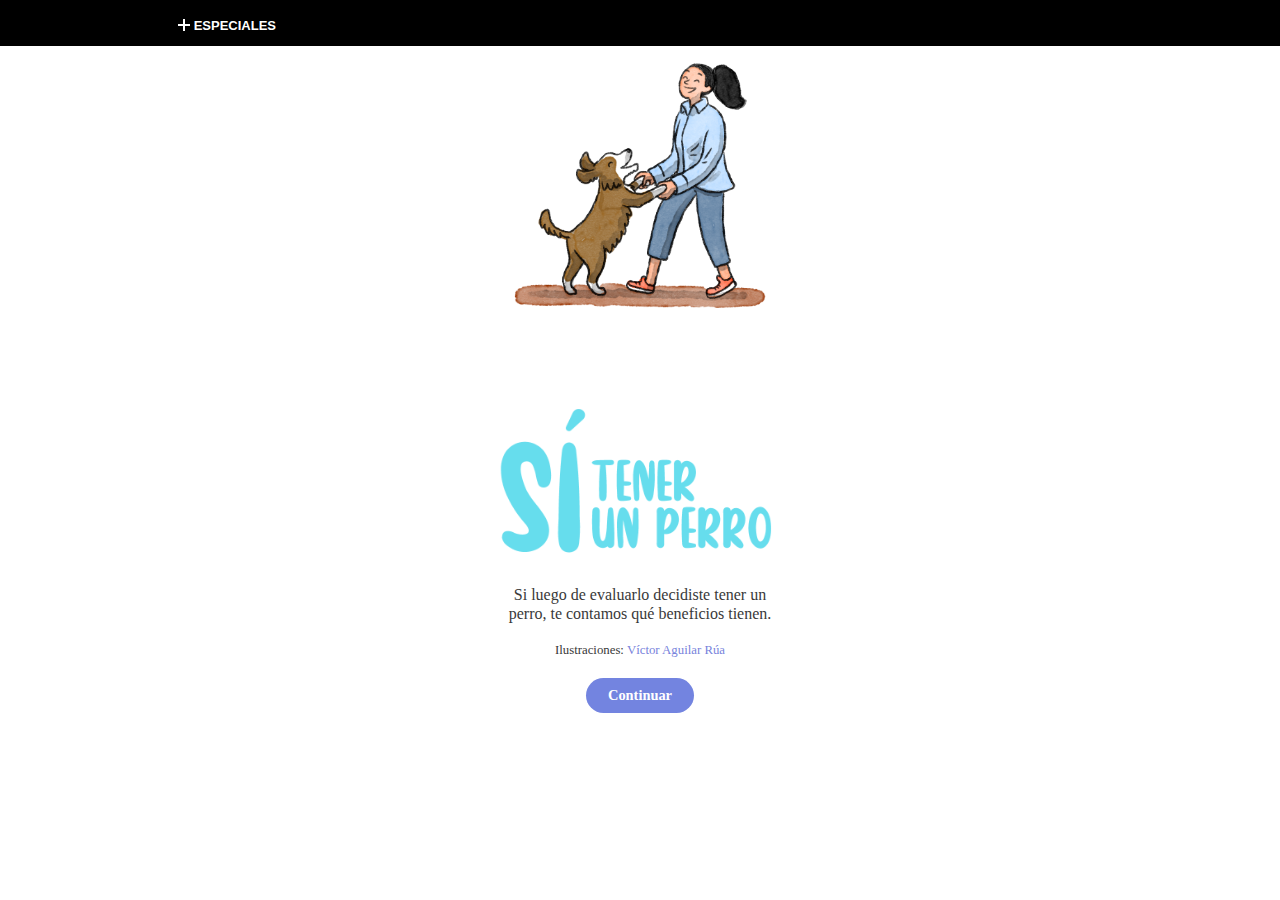
<file: index.html>
<!DOCTYPE html>
<html class="no-js" lang="es">
<head>
<meta charset="utf-8"/>
<meta content="IE=edge" http-equiv="X-UA-Compatible"/>
<meta content="width=device-width, initial-scale=1.0" name="viewport"/>
<title>10 razones para sí tener un perro en tu vida | El Comercio</title>
<meta content="10 razones para sí tener un perro en tu vida. Si luego de evaluarlo decidiste tener un perro, te contamos qué beneficios tienen. Lee esta guía en nuestro especial de elcomercio.pe" name="description"/>
<!--favicon-->
<link href="./img/favicon.png" rel="shortcut icon" type="image/png"/>
<link href="./img/favicon.png" rel="icon" type="image/png"/>
<!--estilos -->
<link href="./css/style.css?sol" rel="stylesheet"/>
<link href="./css/chancar.css?sol" rel="stylesheet"/>
<!-- Open Graph -->
<meta content="website" property="og:type"/>
<meta content="El Comercio" property="og:site_name"/>
<meta content="10 razones para sí tener un perro en tu vida | El Comercio" property="og:title"/>
<meta content="10 razones para sí tener un perro en tu vida. Si luego de evaluarlo decidiste tener un perro, te contamos qué beneficios tienen. Lee esta guía en nuestro especial de elcomercio.pe " property="og:description"/>
<meta content="https://especiales.elcomercio.pe/?q=especiales/10-razones-para-si-tener-un-perro-multimedia-nndd/index.html" property="og:url"/>
<meta content="./img/200x200.jpg" property="og:image"/>
<!-- fin Open Graph -->
<!-- Twitter Card-->
<meta content="summary" name="twitter:card"/>
<meta content="@elcomercio_peru" name="twitter:site"/>
<meta content="10 razones para sí tener un perro en tu vida | El Comercio" name="twitter:title"/>
<meta content="10 razones para sí tener un perro en tu vida. Si luego de evaluarlo decidiste tener un perro, te contamos qué beneficios tienen. Lee esta guía en nuestro especial de elcomercio.pe" name="twitter:description"/>
<meta content="@elcomercio_peru" name="twitter:creator"/>
<meta content="elcomercio.pe" name="twitter:domain"/>
<!-- fin Twitter Card-->
<meta content="perro, mascota, criar, razones, beneficios, vivir, vida, alimentos, cuidados, dueño, veterinario, medicina, presupuesto, ambiente, animal, viajes, paseos" name="keywords"/>
<meta content="perro, mascota, criar, razones, beneficios, vivir, vida, alimentos, cuidados, dueño, veterinario, medicina, presupuesto, ambiente, animal, viajes, paseos" name="news_keywords"/>
<meta content="es" name="language"/>
<meta content="2020-07-13T17:17:12-05:00" name="bi3dPubDate"/>
<meta content="index,follow" name="robots"/>
<meta content="index, follow" name="googlebot"/>
<meta content="Empresa Editora El Comercio S.A." name="organization"/>
<link href="https://plus.google.com/u/0/+elcomerciope/" rel="publisher"/>
<meta content="2020-07-13T17:17:12-05:00" property="article:modified_time"/>
<meta content="10 razones para sí tener un perro en tu vida | El Comercio" property="article:section"/>
<meta content="El Comercio" name="author"/>
<meta content="El Comercio" name="Origen"/>
<meta content="Lima, Peru" name="locality"/>
<meta content="1 day" name="revisit-after"/>
<meta content="EL COMERCIO" property="og:site_name"/>
<link href="https://especiales.elcomercio.pe/?q=especiales/10-razones-para-si-tener-un-perro-multimedia-nndd/index.html" rel="canonical"/>
<!--scripts -->
<script src="./js/jquery-3.4.1.min.js"></script>
<!--<script async="" src="https://securepubads.g.doubleclick.net/tag/js/gpt.js"> </script>
<script src="./js/ads-072020.js"></script>-->
</head>
<body class="bg-morado">
<!-- Google Tag Manager -->
<noscript><iframe height="0" src="https://www.googletagmanager.com/ns.html?id=GTM-KKXTKGP" style="display:none;visibility:hidden" width="0"></iframe></noscript>
<!-- End Google Tag Manager (noscript) -->
<header>
<div class="header-comercio">
<div class="ctn-header-comercio">
<a class="logo-comercio" href="https://elcomercio.pe/" target="blank"><i class="icon-comercio"></i></a>
<a class="boton-especiales" href="https://especiales.elcomercio.pe/?q=especiales/especiales-el-comercio/index.html" target="blank"><i class="cruz"></i> ESPECIALES</a>
<div id="social">
<ul>
<li>
<a class="facebook" href="javascript: void(0);" id="facebook" onclick="window.open ('https://www.facebook.com/sharer/sharer.php?u=https://especiales.elcomercio.pe/?q=especiales/10-razones-para-si-tener-un-perro-multimedia-nndd/index.html', 'Facebook', 'toolbar=0, status=0, width=550, height=500');" title=""><i class="icon-facebook"></i></a>
</li>
<li class="onlymobile">
<a class="wst" href="https://wa.me?text=https://especiales.elcomercio.pe/?q=especiales/10-razones-para-si-tener-un-perro-multimedia-nndd/index.html"><i class="icon-whatsapp"></i></a>
</li>
<li>
<a class="tw" href="javascript: void(0);" id="twitter" onclick="window.open ('https://twitter.com/intent/tweet?original_referer=https://especiales.elcomercio.pe/?q=especiales/10-razones-para-si-tener-un-perro-multimedia-nndd/index.html/&amp;url=https://especiales.elcomercio.pe/?q=especiales/10-razones-para-si-tener-un-perro-multimedia-nndd/index.html&amp;via=elcomercio_peru&amp;text=10 razones para sí tener un perro en tu vida. Si luego de evaluarlo decidiste tener un perro, te contamos qué beneficios tienen. Lee esta guía en nuestro especial de elcomercio.pe ', 'Twitter', 'toolbar=0, status=0, width=550, height=500');" title=""><i class="icon-twitter"></i></a>
</li>
</ul>
</div>
<!--social-->
</div>
<!--ctn-header-comercio-->
</div>
<!--header-comercio-->
</header>
<section class="lateral-izq text-center">
<!--/28253241/elcomercio/web/post/especiales/laterall-->
<div id="div-gpt-ad-1595370089491-0">
<script>
                    if(tipoDispositivo == 'desktop')
                    {
                        googletag.cmd.push(function() {
                            googletag.display('div-gpt-ad-1595370089491-0');
                        });
                    }
                </script>
</div>
</section>
<section class="lateral-der text-center">
<!--/28253241/elcomercio/web/post/especiales/lateralr-->
<div id="div-gpt-ad-1595370138328-0">
<script>
                    if(tipoDispositivo == 'desktop')
                    {
                        googletag.cmd.push(function() {
                            googletag.display('div-gpt-ad-1595370138328-0');
                        });
                    }
                </script>
</div>
</section>
<div class="container-2 w-100">
<section class="container-top-2 text-center">
</section>
</div>
<!--<div class="barra-negra">
            <img src="/especiales/10-razones-para-si-tener-un-perro-multimedia-nndd/img/portada.jpg?cc9" class="portada" alt="10 razones para sí tener un perro en tu vida | El Comercio  ">
        </div>-->
<div class="container-home" id="example-wrapper">
<div class="spacer s0" id="trigger1"></div>
<!-- <img class="portadas" src="img/01.jpg">
            <video class="portadas" autoplay="" height="auto" loop="" muted="" playsinline="" width="640">
            <source autoplay="" src="https://multimedia.mag.elcomercio.pe/que-harias-con-44-mil-millones-dolares-twitter-y-elon-musk-multimedia-nndd/videos/portada.mp4" type="video/mp4"/>
            <img alt="Video no soportado" src="https://d1ts5g4ys243sh.cloudfront.net/proyectos_especiales_prod/imagen.png"/>
                              Su navegador no soporta contenido multimedia.
            </video>-->
<div class="cont-title-body" id="reveal2">
<img class="imagen-ecu" src="./img/cabecera.png"/>
<img class="imagen-ecu" src="./img/titular.png"/>
<!--<h1>Vivir con un perro es lindo,<br> <span></span><br></h1>-->
<h2 class="color-white">Si luego de evaluarlo decidiste tener un perro, te contamos qué beneficios tienen.</h2>
<br/>
<p class="peque">Ilustraciones: <span>Víctor Aguilar Rúa</span></p>
<br/>
<a class="btn-empezar btn-centrado" href="./1-nndd/index.html">Continuar</a>
<br/><br/><br/><br/><br/>
</div>
</div>
<section class="container-zocalo text-center">
<!--/28253241/elcomercio/web/post/especiales/zocalo-->
<div id="div-gpt-ad-1595462132109-0">
<script>
                googletag.cmd.push(function() {
                        googletag.display('div-gpt-ad-1595462132109-0');
                    });
                </script>
</div>
</section>
</body>
</html>
</file>
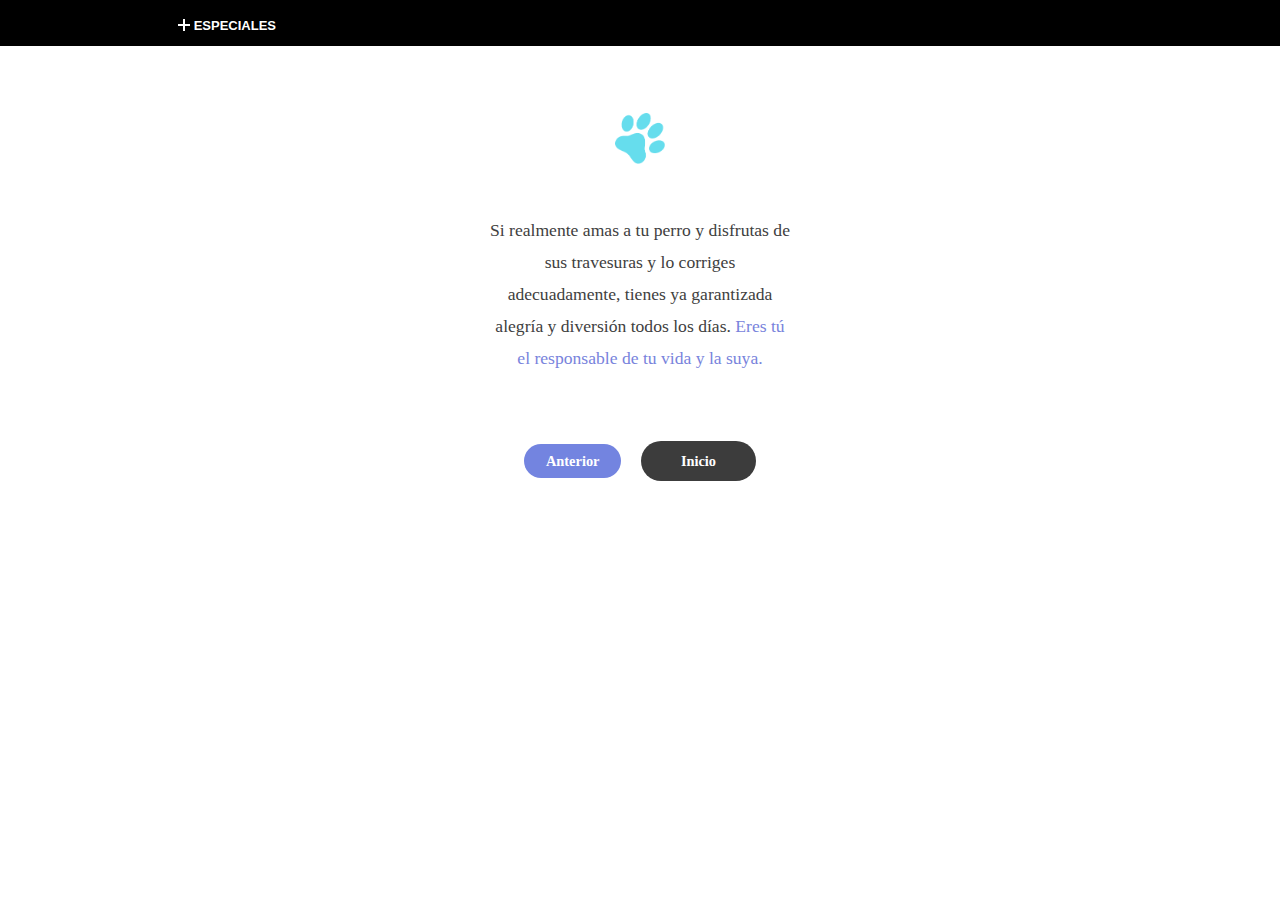
<file: 11-nndd/index.html>
<!DOCTYPE html>
<html lang="es">
<head>
<meta charset="utf-8"/>
<meta content="IE=edge" http-equiv="X-UA-Compatible"/>
<meta content="width=device-width, initial-scale=1.0" name="viewport"/>
<title>10 razones para sí tener un perro en tu vida | El Comercio</title>
<meta content="10 razones para sí tener un perro en tu vida. Si luego de evaluarlo decidiste tener un perro, te contamos qué beneficios tienen. Lee esta guía en nuestro especial de elcomercio.pe" name="description"/>
<!--favicon-->
<link href="../img/favicon.png" rel="shortcut icon" type="image/png"/>
<link href="../img/favicon.png" rel="icon" type="image/png"/>
<!--estilos -->
<link href="../css/style.css?sol" rel="stylesheet"/>
<link href="../css/chancar.css?sol" rel="stylesheet"/>
<!-- Open Graph -->
<meta content="website" property="og:type"/>
<meta content="El Comercio" property="og:site_name"/>
<meta content="10 razones para sí tener un perro en tu vida | El Comercio" property="og:title"/>
<meta content="10 razones para sí tener un perro en tu vida. Si luego de evaluarlo decidiste tener un perro, te contamos qué beneficios tienen. Lee esta guía en nuestro especial de elcomercio.pe " property="og:description"/>
<meta content="https://especiales.elcomercio.pe/?q=especiales/10-razones-para-si-tener-un-perro-multimedia-nndd/index.html" property="og:url"/>
<meta content="../img/200x200.jpg" property="og:image"/>
<!-- fin Open Graph -->
<!-- Twitter Card-->
<meta content="summary" name="twitter:card"/>
<meta content="@elcomercio_peru" name="twitter:site"/>
<meta content="10 razones para sí tener un perro en tu vida | El Comercio" name="twitter:title"/>
<meta content="10 razones para sí tener un perro en tu vida. Si luego de evaluarlo decidiste tener un perro, te contamos qué beneficios tienen. Lee esta guía en nuestro especial de elcomercio.pe" name="twitter:description"/>
<meta content="@elcomercio_peru" name="twitter:creator"/>
<meta content="elcomercio.pe" name="twitter:domain"/>
<!-- fin Twitter Card-->
<meta content="perro, mascota, criar, razones, beneficios, vivir, vida, alimentos, cuidados, dueño, veterinario, medicina, presupuesto, ambiente, animal, viajes, paseos " name="keywords"/>
<meta content="perro, mascota, criar, razones, beneficios, vivir, vida, alimentos, cuidados, dueño, veterinario, medicina, presupuesto, ambiente, animal, viajes, paseos " name="news_keywords"/>
<meta content="es" name="language"/>
<meta content="2020-12-19T17:17:12-05:00" name="bi3dPubDate"/>
<meta content="index,follow" name="robots"/>
<meta content="index, follow" name="googlebot"/>
<meta content="Empresa Editora El Comercio S.A." name="organization"/>
<link href="https://plus.google.com/u/0/+elcomerciope/" rel="publisher"/>
<meta content="2020-12-19T17:17:12-05:00" property="article:modified_time"/>
<meta content="10 razones para sí tener un perro en tu vida | El Comercio" property="article:section"/>
<meta content="El Comercio" name="author"/>
<meta content="El Comercio" name="Origen"/>
<meta content="Lima, Peru" name="locality"/>
<meta content="1 day" name="revisit-after"/>
<meta content="EL COMERCIO" property="og:site_name"/>
<link href="https://especiales.elcomercio.pe/?q=especiales/10-razones-para-si-tener-un-perro-multimedia-nndd/index.html" rel="canonical"/>
<!--scripts -->
<script src="../js/jquery-3.4.1.min.js"></script>
<!--<script async="" src="https://securepubads.g.doubleclick.net/tag/js/gpt.js"> </script>
<script src="./js/ads-072020.js"></script>-->
</head>
<body class="bg-morado">
<header>
<div class="header-comercio">
<div class="ctn-header-comercio">
<a class="logo-comercio" href="https://elcomercio.pe/" target="blank"><i class="icon-comercio"></i></a>
<a class="boton-especiales" href="https://especiales.elcomercio.pe/?q=especiales/especiales-el-comercio/index.html" target="blank"><i class="cruz"></i> ESPECIALES</a>
<div id="social">
<ul>
<li>
<a class="facebook" href="javascript: void(0);" id="facebook" onclick="window.open ('https://www.facebook.com/sharer/sharer.php?u=https://especiales.elcomercio.pe/?q=especiales/10-razones-para-si-tener-un-perro-multimedia-nndd/index.html', 'Facebook', 'toolbar=0, status=0, width=550, height=500');" title=""><i class="icon-facebook"></i></a>
</li>
<li class="onlymobile">
<a class="wst" href="https://wa.me?text=https://especiales.elcomercio.pe/?q=especiales/10-razones-para-si-tener-un-perro-multimedia-nndd/index.html"><i class="icon-whatsapp"></i></a>
</li>
<li>
<a class="tw" href="javascript: void(0);" id="twitter" onclick="window.open('https://twitter.com/intent/tweet?original_referer=https://especiales.elcomercio.pe/?q=especiales/10-razones-para-si-tener-un-perro-multimedia-nndd/index.html/&amp;url=https://especiales.elcomercio.pe/?q=especiales/10-razones-para-si-tener-un-perro-multimedia-nndd/index.html&amp;via=elcomercio_peru&amp;text=10 razones para sí tener un perro en tu vida | El Comercio  - El Comercio Perú.', 'Twitter', 'toolbar=0, status=0, width=550, height=500');" title=""><i class="icon-twitter"></i></a>
</li>
</ul>
</div>
<!--social-->
</div>
<!--ctn-header-comercio-->
</div>
<!--header-comercio-->
</header>
<section class="lateral-izq text-center">
<!--/28253241/elcomercio/web/post/especiales/laterall-->
<div id="div-gpt-ad-1595370089491-0">
<script>
                    if (tipoDispositivo == 'desktop')
                    {
                        googletag.cmd.push(function () {
                            googletag.display('div-gpt-ad-1595370089491-0');
                        });
                    }
                </script>
</div>
</section>
<div class="container-2 w-100">
<section class="container-top-2 text-center">
</section>
</div>
<div class="container-home" id="example-wrapper">
<div class="spacer s0" id="trigger2"></div>
<div class="cont-text-body" id="reveal2">
<br/>
<img class="imagen-hue" src="../img/huella.png"/>
<p class="text-final color-white" style="color: #404040;"><strong>Si realmente amas a tu perro y disfrutas de sus travesuras y lo corriges adecuadamente, tienes ya garantizada alegría y diversión todos los días. <span>Eres tú el responsable de tu vida y la suya.</span></strong></p>
<!-- parche movil-->
<p class="btn-abajo">
<a class="btn-empezar" href="../10-nndd/index.html">Anterior</a>
<a class="btn-dorado" href="https://nuevasnarrativasec.github.io/quieres-tener-un-perrito-multimedia-nndd/" target="_self">Inicio</a>
</p>
</div>
</div>
<section class="lateral-der text-center">
<!--/28253241/elcomercio/web/post/especiales/lateralr-->
<div id="div-gpt-ad-1595370138328-0">
<script>
                    if (tipoDispositivo == 'desktop')
                    {
                        googletag.cmd.push(function () {
                            googletag.display('div-gpt-ad-1595370138328-0');
                        });
                    }
                </script>
</div>
</section>
<section class="container-zocalo text-center">
<!--/28253241/elcomercio/web/post/especiales/zocalo-->
<div id="div-gpt-ad-1595462132109-0">
<script>
                    googletag.cmd.push(function () {
                        googletag.display('div-gpt-ad-1595462132109-0');
                    });
                </script>
</div>
</section>
</body>
</html>
</file>
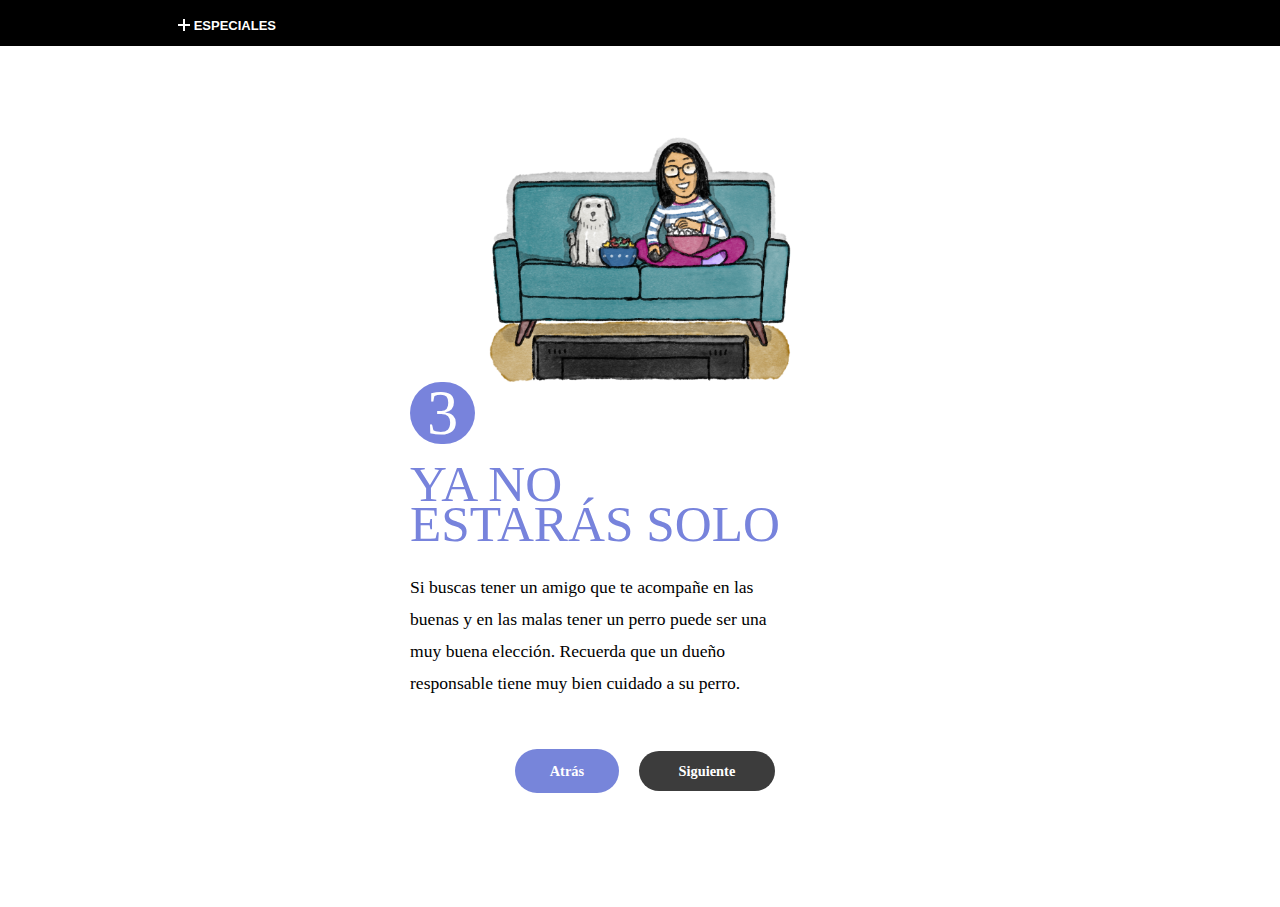
<file: 3-nndd/index.html>
<html><body><p>¡<!DOCTYPE html>

</p>
<meta charset="utf-8"/>
<meta content="IE=edge" http-equiv="X-UA-Compatible"/>
<meta content="width=device-width, initial-scale=1.0" name="viewport"/>
<title>10 razones para sí tener un perro en tu vida | El Comercio</title>
<meta content="10 razones para sí tener un perro en tu vida. Si luego de evaluarlo decidiste tener un perro, te contamos qué beneficios tienen. Lee esta guía en nuestro especial de elcomercio.pe" name="description"/>
<!--favicon-->
<link href="../img/favicon.png" rel="shortcut icon" type="image/png"/>
<link href="../img/favicon.png" rel="icon" type="image/png"/>
<!--estilos -->
<link href="../css/style.css?sol" rel="stylesheet"/>
<link href="../css/chancar.css?sol" rel="stylesheet"/>
<!-- Open Graph -->
<meta content="website" property="og:type"/>
<meta content="El Comercio" property="og:site_name"/>
<meta content="10 razones para sí tener un perro en tu vida | El Comercio" property="og:title"/>
<meta content="10 razones para sí tener un perro en tu vida. Si luego de evaluarlo decidiste tener un perro, te contamos qué beneficios tienen. Lee esta guía en nuestro especial de elcomercio.pe " property="og:description"/>
<meta content="https://especiales.elcomercio.pe/?q=especiales/10-razones-para-si-tener-un-perro-multimedia-nndd/index.html" property="og:url"/>
<meta content="../img/200x200.jpg" property="og:image"/>
<!-- fin Open Graph -->
<!-- Twitter Card-->
<meta content="summary" name="twitter:card"/>
<meta content="@elcomercio_peru" name="twitter:site"/>
<meta content="10 razones para sí tener un perro en tu vida | El Comercio" name="twitter:title"/>
<meta content="10 razones para sí tener un perro en tu vida. Si luego de evaluarlo decidiste tener un perro, te contamos qué beneficios tienen. Lee esta guía en nuestro especial de elcomercio.pe" name="twitter:description"/>
<meta content="@elcomercio_peru" name="twitter:creator"/>
<meta content="elcomercio.pe" name="twitter:domain"/>
<!-- fin Twitter Card-->
<meta content="perro, mascota, criar, razones, beneficios, vivir, vida, alimentos, cuidados, dueño, veterinario, medicina, presupuesto, ambiente, animal, viajes, paseos " name="keywords"/>
<meta content="perro, mascota, criar, razones, beneficios, vivir, vida, alimentos, cuidados, dueño, veterinario, medicina, presupuesto, ambiente, animal, viajes, paseos " name="news_keywords"/>
<meta content="es" name="language"/>
<meta content="2020-12-19T17:17:12-05:00" name="bi3dPubDate"/>
<meta content="index,follow" name="robots"/>
<meta content="index, follow" name="googlebot"/>
<meta content="Empresa Editora El Comercio S.A." name="organization"/>
<link href="https://plus.google.com/u/0/+elcomerciope/" rel="publisher"/>
<meta content="2020-12-19T17:17:12-05:00" property="article:modified_time"/>
<meta content="10 razones para sí tener un perro en tu vida | El Comercio" property="article:section"/>
<meta content="El Comercio" name="author"/>
<meta content="El Comercio" name="Origen"/>
<meta content="Lima, Peru" name="locality"/>
<meta content="1 day" name="revisit-after"/>
<meta content="EL COMERCIO" property="og:site_name"/>
<link href="https://especiales.elcomercio.pe/?q=especiales/10-razones-para-si-tener-un-perro-multimedia-nndd/index.html" rel="canonical"/>
<!--scripts -->
<script src="../js/jquery-3.4.1.min.js"></script>
<!--<script async="" src="https://securepubads.g.doubleclick.net/tag/js/gpt.js"> </script>
<script src="./js/ads-072020.js"></script>-->
<header>
<div class="header-comercio">
<div class="ctn-header-comercio">
<a class="logo-comercio" href="https://elcomercio.pe/" target="blank"><i class="icon-comercio"></i></a>
<a class="boton-especiales" href="https://especiales.elcomercio.pe/?q=especiales/especiales-el-comercio/index.html" target="blank"><i class="cruz"></i> ESPECIALES</a>
<div id="social">
<ul>
<li>
<a class="facebook" href="javascript: void(0);" id="facebook" onclick="window.open ('https://www.facebook.com/sharer/sharer.php?u=https://especiales.elcomercio.pe/?q=especiales/10-razones-para-si-tener-un-perro-multimedia-nndd/index.html', 'Facebook', 'toolbar=0, status=0, width=550, height=500');" title=""><i class="icon-facebook"></i></a>
</li>
<li class="onlymobile">
<a class="wst" href="https://wa.me?text=https://especiales.elcomercio.pe/?q=especiales/10-razones-para-si-tener-un-perro-multimedia-nndd/index.html"><i class="icon-whatsapp"></i></a>
</li>
<li>
<a class="tw" href="javascript: void(0);" id="twitter" onclick="window.open('https://twitter.com/intent/tweet?original_referer=https://especiales.elcomercio.pe/?q=especiales/10-razones-para-si-tener-un-perro-multimedia-nndd/index.html/&amp;url=https://especiales.elcomercio.pe/?q=especiales/10-razones-para-si-tener-un-perro-multimedia-nndd/index.html&amp;via=elcomercio_peru&amp;text=10 razones para sí tener un perro en tu vida | El Comercio  - El Comercio Perú.', 'Twitter', 'toolbar=0, status=0, width=550, height=500');" title=""><i class="icon-twitter"></i></a>
</li>
</ul>
</div>
<!--social-->
</div>
<!--ctn-header-comercio-->
</div>
<!--header-comercio-->
</header>
<section class="lateral-izq text-center">
<!--/28253241/elcomercio/web/post/especiales/laterall-->
<div id="div-gpt-ad-1595370089491-0">
<script>
                    if (tipoDispositivo == 'desktop')
                    {
                        googletag.cmd.push(function () {
                            googletag.display('div-gpt-ad-1595370089491-0');
                        });
                    }
                </script>
</div>
</section>
<div class="container-2 w-100">
<section class="container-top-2 text-center">
</section>
</div>
<div class="container-home" id="example-wrapper">
<div class="spacer s0" id="trigger2"></div>
<div class="cont-text-body" id="reveal2">
<img class="imagen-ecu" src="../img/3.png"/>
<p class="ball-number">3</p>
<h1 class="my-signo">YA NO<br/> ESTARÁS SOLO <span></span></h1>
<p class="color-black">Si buscas tener un amigo que te acompañe en las buenas y en las malas tener un perro puede ser una muy buena elección. Recuerda que un dueño responsable tiene muy bien cuidado a su perro.</p>
<!-- parche movil-->
<p class="btn-abajo">
<a class="btn-anterior" href="../2-nndd/index.html">Atrás</a>
<a class="btn-dorado" href="../4-nndd/index.html">Siguiente</a>
</p>
</div>
</div>
<section class="lateral-der text-center">
<!--/28253241/elcomercio/web/post/especiales/lateralr-->
<div id="div-gpt-ad-1595370138328-0">
<script>
                    if (tipoDispositivo == 'desktop')
                    {
                        googletag.cmd.push(function () {
                            googletag.display('div-gpt-ad-1595370138328-0');
                        });
                    }
                </script>
</div>
</section>
<section class="container-zocalo text-center">
<!--/28253241/elcomercio/web/post/especiales/zocalo-->
<div id="div-gpt-ad-1595462132109-0">
<script>
                    googletag.cmd.push(function () {
                        googletag.display('div-gpt-ad-1595462132109-0');
                    });
                </script>
</div>
</section>

</body></html>
</file>
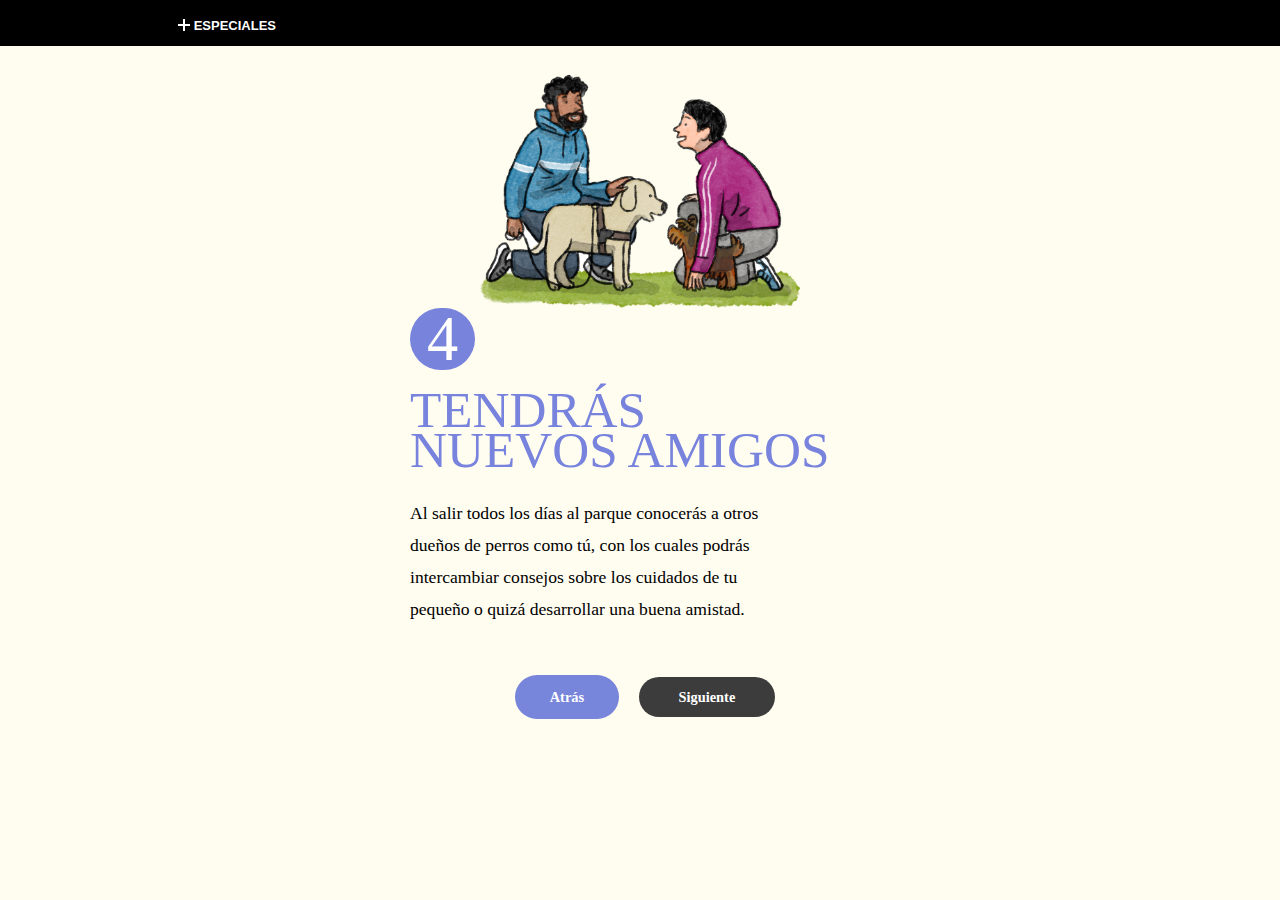
<file: 4-nndd/index.html>
<!DOCTYPE html>
<html lang="es">
<head>
<meta charset="utf-8"/>
<meta content="IE=edge" http-equiv="X-UA-Compatible"/>
<meta content="width=device-width, initial-scale=1.0" name="viewport"/>
<title>10 razones para sí tener un perro en tu vida | El Comercio</title>
<meta content="10 razones para sí tener un perro en tu vida. Si luego de evaluarlo decidiste tener un perro, te contamos qué beneficios tienen. Lee esta guía en nuestro especial de elcomercio.pe" name="description"/>
<!--favicon-->
<link href="../img/favicon.png" rel="shortcut icon" type="image/png"/>
<link href="../img/favicon.png" rel="icon" type="image/png"/>
<!--estilos -->
<link href="../css/style.css?sol" rel="stylesheet"/>
<link href="../css/chancar.css?sol" rel="stylesheet"/>
<!-- Open Graph -->
<meta content="website" property="og:type"/>
<meta content="El Comercio" property="og:site_name"/>
<meta content="10 razones para sí tener un perro en tu vida | El Comercio" property="og:title"/>
<meta content="10 razones para sí tener un perro en tu vida. Si luego de evaluarlo decidiste tener un perro, te contamos qué beneficios tienen. Lee esta guía en nuestro especial de elcomercio.pe " property="og:description"/>
<meta content="https://especiales.elcomercio.pe/?q=especiales/10-razones-para-si-tener-un-perro-multimedia-nndd/index.html" property="og:url"/>
<meta content="../img/200x200.jpg" property="og:image"/>
<!-- fin Open Graph -->
<!-- Twitter Card-->
<meta content="summary" name="twitter:card"/>
<meta content="@elcomercio_peru" name="twitter:site"/>
<meta content="10 razones para sí tener un perro en tu vida | El Comercio" name="twitter:title"/>
<meta content="10 razones para sí tener un perro en tu vida. Si luego de evaluarlo decidiste tener un perro, te contamos qué beneficios tienen. Lee esta guía en nuestro especial de elcomercio.pe" name="twitter:description"/>
<meta content="@elcomercio_peru" name="twitter:creator"/>
<meta content="elcomercio.pe" name="twitter:domain"/>
<!-- fin Twitter Card-->
<meta content="perro, mascota, criar, razones, beneficios, vivir, vida, alimentos, cuidados, dueño, veterinario, medicina, presupuesto, ambiente, animal, viajes, paseos " name="keywords"/>
<meta content="perro, mascota, criar, razones, beneficios, vivir, vida, alimentos, cuidados, dueño, veterinario, medicina, presupuesto, ambiente, animal, viajes, paseos " name="news_keywords"/>
<meta content="es" name="language"/>
<meta content="2020-12-19T17:17:12-05:00" name="bi3dPubDate"/>
<meta content="index,follow" name="robots"/>
<meta content="index, follow" name="googlebot"/>
<meta content="Empresa Editora El Comercio S.A." name="organization"/>
<link href="https://plus.google.com/u/0/+elcomerciope/" rel="publisher"/>
<meta content="2020-12-19T17:17:12-05:00" property="article:modified_time"/>
<meta content="10 razones para sí tener un perro en tu vida | El Comercio" property="article:section"/>
<meta content="El Comercio" name="author"/>
<meta content="El Comercio" name="Origen"/>
<meta content="Lima, Peru" name="locality"/>
<meta content="1 day" name="revisit-after"/>
<meta content="EL COMERCIO" property="og:site_name"/>
<link href="https://especiales.elcomercio.pe/?q=especiales/10-razones-para-si-tener-un-perro-multimedia-nndd/index.html" rel="canonical"/>
<!--scripts -->
<script src="../js/jquery-3.4.1.min.js"></script>
<!--<script async="" src="https://securepubads.g.doubleclick.net/tag/js/gpt.js"> </script>
<script src="./js/ads-072020.js"></script>-->
</head>
<body class="bg-crema">
<header>
<div class="header-comercio">
<div class="ctn-header-comercio">
<a class="logo-comercio" href="https://elcomercio.pe/" target="blank"><i class="icon-comercio"></i></a>
<a class="boton-especiales" href="https://especiales.elcomercio.pe/?q=especiales/especiales-el-comercio/index.html" target="blank"><i class="cruz"></i> ESPECIALES</a>
<div id="social">
<ul>
<li>
<a class="facebook" href="javascript: void(0);" id="facebook" onclick="window.open ('https://www.facebook.com/sharer/sharer.php?u=https://especiales.elcomercio.pe/?q=especiales/10-razones-para-si-tener-un-perro-multimedia-nndd/index.html', 'Facebook', 'toolbar=0, status=0, width=550, height=500');" title=""><i class="icon-facebook"></i></a>
</li>
<li class="onlymobile">
<a class="wst" href="https://wa.me?text=https://especiales.elcomercio.pe/?q=especiales/10-razones-para-si-tener-un-perro-multimedia-nndd/index.html"><i class="icon-whatsapp"></i></a>
</li>
<li>
<a class="tw" href="javascript: void(0);" id="twitter" onclick="window.open('https://twitter.com/intent/tweet?original_referer=https://especiales.elcomercio.pe/?q=especiales/10-razones-para-si-tener-un-perro-multimedia-nndd/index.html/&amp;url=https://especiales.elcomercio.pe/?q=especiales/10-razones-para-si-tener-un-perro-multimedia-nndd/index.html&amp;via=elcomercio_peru&amp;text=10 razones para sí tener un perro en tu vida | El Comercio  - El Comercio Perú.', 'Twitter', 'toolbar=0, status=0, width=550, height=500');" title=""><i class="icon-twitter"></i></a>
</li>
</ul>
</div>
<!--social-->
</div>
<!--ctn-header-comercio-->
</div>
<!--header-comercio-->
</header>
<section class="lateral-izq text-center">
<!--/28253241/elcomercio/web/post/especiales/laterall-->
<div id="div-gpt-ad-1595370089491-0">
<script>
                    if (tipoDispositivo == 'desktop')
                    {
                        googletag.cmd.push(function () {
                            googletag.display('div-gpt-ad-1595370089491-0');
                        });
                    }
                </script>
</div>
</section>
<div class="container-2 w-100">
<section class="container-top-2 text-center">
</section>
</div>
<div class="container-home" id="example-wrapper">
<div class="spacer s0" id="trigger2"></div>
<div class="cont-text-body" id="reveal2">
<img class="imagen-ecu" src="../img/4.png"/>
<p class="ball-number">4</p>
<h1 class="my-signo">TENDRÁS<br/><span></span>NUEVOS AMIGOS</h1>
<p class="color-black">Al salir todos los días al parque conocerás a otros dueños de perros como tú, con los cuales podrás intercambiar consejos sobre los cuidados de tu pequeño o quizá desarrollar una buena amistad.</p>
<!-- parche movil-->
<p class="btn-abajo">
<a class="btn-anterior" href="../3-nndd/index.html">Atrás</a>
<a class="btn-dorado" href="../5-nndd/index.html">Siguiente</a>
</p>
</div>
</div>
<section class="lateral-der text-center">
<!--/28253241/elcomercio/web/post/especiales/lateralr-->
<div id="div-gpt-ad-1595370138328-0">
<script>
                    if (tipoDispositivo == 'desktop')
                    {
                        googletag.cmd.push(function () {
                            googletag.display('div-gpt-ad-1595370138328-0');
                        });
                    }
                </script>
</div>
</section>
<section class="container-zocalo text-center">
<!--/28253241/elcomercio/web/post/especiales/zocalo-->
<div id="div-gpt-ad-1595462132109-0">
<script>
                    googletag.cmd.push(function () {
                        googletag.display('div-gpt-ad-1595462132109-0');
                    });
                </script>
</div>
</section>
</body>
</html>
</file>
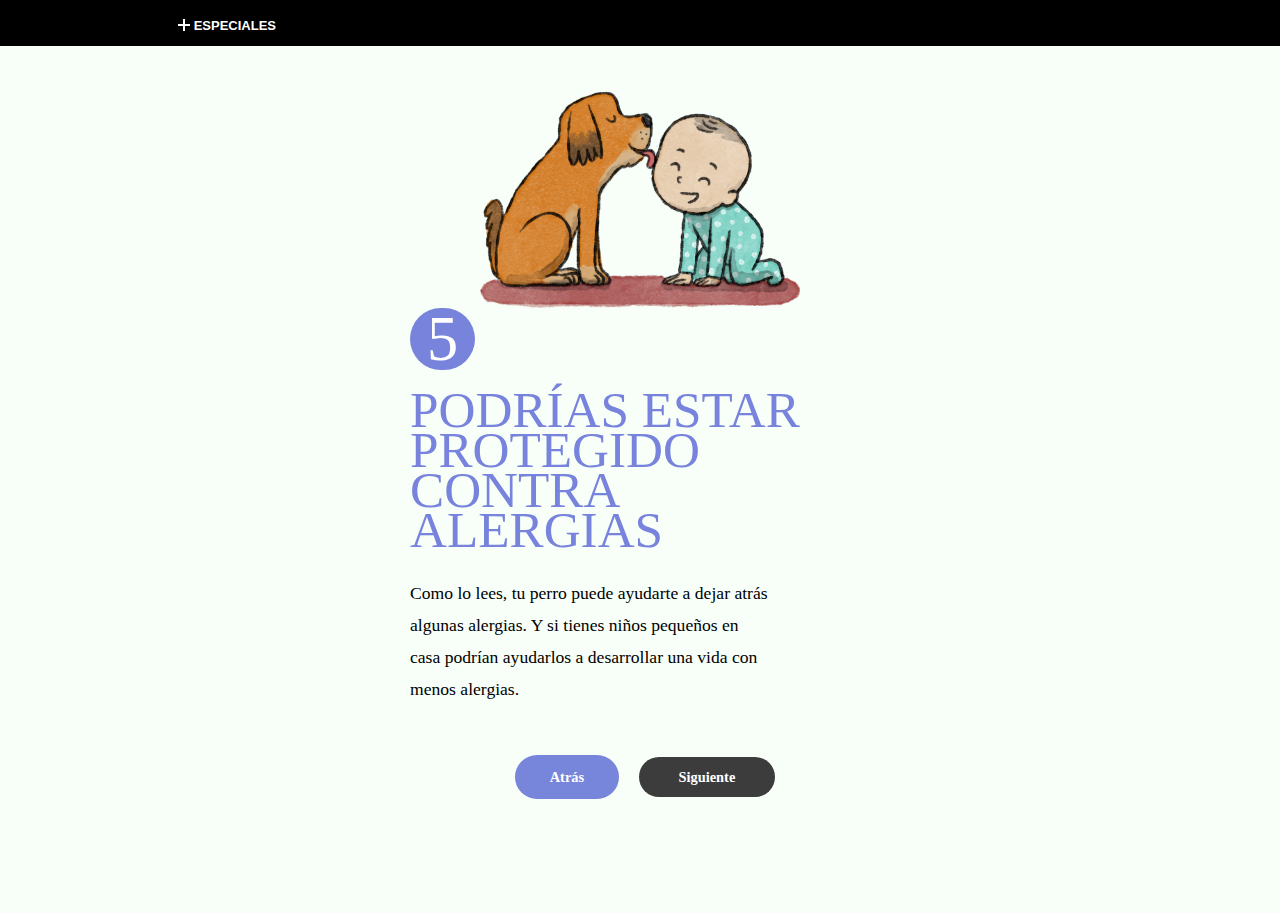
<file: 5-nndd/index.html>
<!DOCTYPE html>
<html lang="es">
<head>
<meta charset="utf-8"/>
<meta content="IE=edge" http-equiv="X-UA-Compatible"/>
<meta content="width=device-width, initial-scale=1.0" name="viewport"/>
<title>10 razones para sí tener un perro en tu vida | El Comercio</title>
<meta content="10 razones para sí tener un perro en tu vida. Si luego de evaluarlo decidiste tener un perro, te contamos qué beneficios tienen. Lee esta guía en nuestro especial de elcomercio.pe" name="description"/>
<!--favicon-->
<link href="../img/favicon.png" rel="shortcut icon" type="image/png"/>
<link href="../img/favicon.png" rel="icon" type="image/png"/>
<!--estilos -->
<link href="../css/style.css?sol" rel="stylesheet"/>
<link href="../css/chancar.css?sol" rel="stylesheet"/>
<!-- Open Graph -->
<meta content="website" property="og:type"/>
<meta content="El Comercio" property="og:site_name"/>
<meta content="10 razones para sí tener un perro en tu vida | El Comercio" property="og:title"/>
<meta content="10 razones para sí tener un perro en tu vida. Si luego de evaluarlo decidiste tener un perro, te contamos qué beneficios tienen. Lee esta guía en nuestro especial de elcomercio.pe " property="og:description"/>
<meta content="https://especiales.elcomercio.pe/?q=especiales/10-razones-para-si-tener-un-perro-multimedia-nndd/index.html" property="og:url"/>
<meta content="../img/200x200.jpg" property="og:image"/>
<!-- fin Open Graph -->
<!-- Twitter Card-->
<meta content="summary" name="twitter:card"/>
<meta content="@elcomercio_peru" name="twitter:site"/>
<meta content="10 razones para sí tener un perro en tu vida | El Comercio" name="twitter:title"/>
<meta content="10 razones para sí tener un perro en tu vida. Si luego de evaluarlo decidiste tener un perro, te contamos qué beneficios tienen. Lee esta guía en nuestro especial de elcomercio.pe" name="twitter:description"/>
<meta content="@elcomercio_peru" name="twitter:creator"/>
<meta content="elcomercio.pe" name="twitter:domain"/>
<!-- fin Twitter Card-->
<meta content="perro, mascota, criar, razones, beneficios, vivir, vida, alimentos, cuidados, dueño, veterinario, medicina, presupuesto, ambiente, animal, viajes, paseos " name="keywords"/>
<meta content="perro, mascota, criar, razones, beneficios, vivir, vida, alimentos, cuidados, dueño, veterinario, medicina, presupuesto, ambiente, animal, viajes, paseos " name="news_keywords"/>
<meta content="es" name="language"/>
<meta content="2020-12-19T17:17:12-05:00" name="bi3dPubDate"/>
<meta content="index,follow" name="robots"/>
<meta content="index, follow" name="googlebot"/>
<meta content="Empresa Editora El Comercio S.A." name="organization"/>
<link href="https://plus.google.com/u/0/+elcomerciope/" rel="publisher"/>
<meta content="2020-12-19T17:17:12-05:00" property="article:modified_time"/>
<meta content="10 razones para sí tener un perro en tu vida | El Comercio" property="article:section"/>
<meta content="El Comercio" name="author"/>
<meta content="El Comercio" name="Origen"/>
<meta content="Lima, Peru" name="locality"/>
<meta content="1 day" name="revisit-after"/>
<meta content="EL COMERCIO" property="og:site_name"/>
<link href="https://especiales.elcomercio.pe/?q=especiales/10-razones-para-si-tener-un-perro-multimedia-nndd/index.html" rel="canonical"/>
<!--scripts -->
<script src="../js/jquery-3.4.1.min.js"></script>
<!--<script async="" src="https://securepubads.g.doubleclick.net/tag/js/gpt.js"> </script>
<script src="./js/ads-072020.js"></script>-->
</head>
<body class="bg-verde">
<header>
<div class="header-comercio">
<div class="ctn-header-comercio">
<a class="logo-comercio" href="https://elcomercio.pe/" target="blank"><i class="icon-comercio"></i></a>
<a class="boton-especiales" href="https://especiales.elcomercio.pe/?q=especiales/especiales-el-comercio/index.html" target="blank"><i class="cruz"></i> ESPECIALES</a>
<div id="social">
<ul>
<li>
<a class="facebook" href="javascript: void(0);" id="facebook" onclick="window.open ('https://www.facebook.com/sharer/sharer.php?u=https://especiales.elcomercio.pe/?q=especiales/10-razones-para-si-tener-un-perro-multimedia-nndd/index.html', 'Facebook', 'toolbar=0, status=0, width=550, height=500');" title=""><i class="icon-facebook"></i></a>
</li>
<li class="onlymobile">
<a class="wst" href="https://wa.me?text=https://especiales.elcomercio.pe/?q=especiales/10-razones-para-si-tener-un-perro-multimedia-nndd/index.html"><i class="icon-whatsapp"></i></a>
</li>
<li>
<a class="tw" href="javascript: void(0);" id="twitter" onclick="window.open('https://twitter.com/intent/tweet?original_referer=https://especiales.elcomercio.pe/?q=especiales/10-razones-para-si-tener-un-perro-multimedia-nndd/index.html/&amp;url=https://especiales.elcomercio.pe/?q=especiales/10-razones-para-si-tener-un-perro-multimedia-nndd/index.html&amp;via=elcomercio_peru&amp;text=10 razones para sí tener un perro en tu vida | El Comercio  - El Comercio Perú.', 'Twitter', 'toolbar=0, status=0, width=550, height=500');" title=""><i class="icon-twitter"></i></a>
</li>
</ul>
</div>
<!--social-->
</div>
<!--ctn-header-comercio-->
</div>
<!--header-comercio-->
</header>
<section class="lateral-izq text-center">
<!--/28253241/elcomercio/web/post/especiales/laterall-->
<div id="div-gpt-ad-1595370089491-0">
<script>
                    if (tipoDispositivo == 'desktop')
                    {
                        googletag.cmd.push(function () {
                            googletag.display('div-gpt-ad-1595370089491-0');
                        });
                    }
                </script>
</div>
</section>
<div class="container-2 w-100">
<section class="container-top-2 text-center">
</section>
</div>
<div class="container-home" id="example-wrapper">
<div class="spacer s0" id="trigger2"></div>
<div class="cont-text-body" id="reveal2">
<img class="imagen-ecu" src="../img/5.png"/>
<p class="ball-number">5</p>
<h1 class="my-signo">PODRÍAS ESTAR<br/>  PROTEGIDO CONTRA<br/>  ALERGIAS<span><br/></span></h1>
<p class="color-black">Como lo lees, tu perro puede ayudarte a dejar atrás algunas alergias. Y si tienes niños pequeños en casa podrían ayudarlos a desarrollar una vida con menos alergias.</p>
<!-- parche movil-->
<p class="btn-abajo">
<a class="btn-anterior" href="../4-nndd/index.html">Atrás</a>
<a class="btn-dorado" href="../6-nndd/index.html">Siguiente</a>
</p>
</div>
</div>
<section class="lateral-der text-center">
<!--/28253241/elcomercio/web/post/especiales/lateralr-->
<div id="div-gpt-ad-1595370138328-0">
<script>
                    if (tipoDispositivo == 'desktop')
                    {
                        googletag.cmd.push(function () {
                            googletag.display('div-gpt-ad-1595370138328-0');
                        });
                    }
                </script>
</div>
</section>
<section class="container-zocalo text-center">
<!--/28253241/elcomercio/web/post/especiales/zocalo-->
<div id="div-gpt-ad-1595462132109-0">
<script>
                    googletag.cmd.push(function () {
                        googletag.display('div-gpt-ad-1595462132109-0');
                    });
                </script>
</div>
</section>
</body>
</html>
</file>
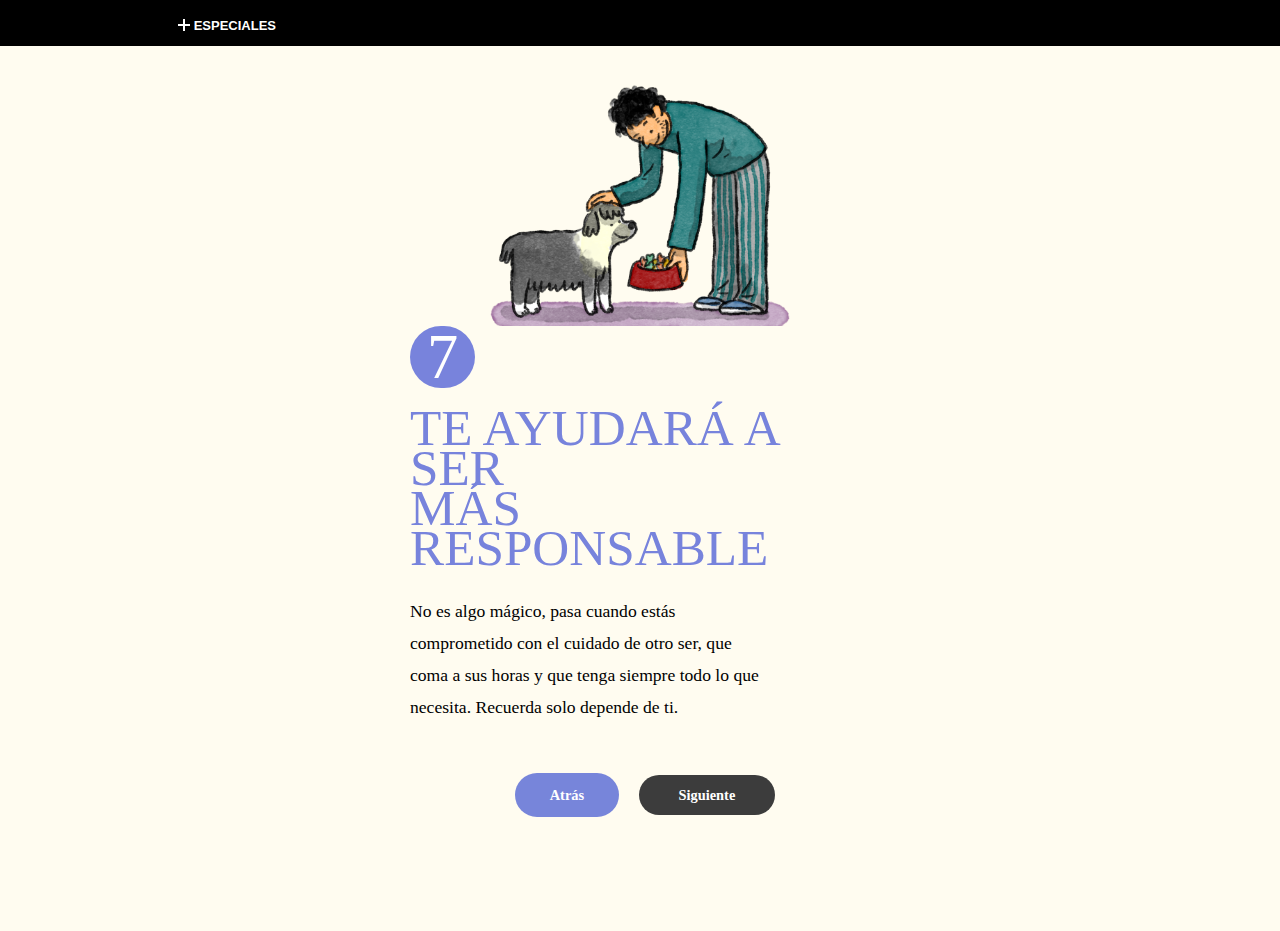
<file: 7-nndd/index.html>
<!DOCTYPE html>
<html lang="es">
<head>
<meta charset="utf-8"/>
<meta content="IE=edge" http-equiv="X-UA-Compatible"/>
<meta content="width=device-width, initial-scale=1.0" name="viewport"/>
<title>10 razones para sí tener un perro en tu vida | El Comercio</title>
<meta content="10 razones para sí tener un perro en tu vida. Si luego de evaluarlo decidiste tener un perro, te contamos qué beneficios tienen. Lee esta guía en nuestro especial de elcomercio.pe" name="description"/>
<!--favicon-->
<link href="../img/favicon.png" rel="shortcut icon" type="image/png"/>
<link href="../img/favicon.png" rel="icon" type="image/png"/>
<!--estilos -->
<link href="../css/style.css?sol" rel="stylesheet"/>
<link href="../css/chancar.css?sol" rel="stylesheet"/>
<!-- Open Graph -->
<meta content="website" property="og:type"/>
<meta content="El Comercio" property="og:site_name"/>
<meta content="10 razones para sí tener un perro en tu vida | El Comercio" property="og:title"/>
<meta content="10 razones para sí tener un perro en tu vida. Si luego de evaluarlo decidiste tener un perro, te contamos qué beneficios tienen. Lee esta guía en nuestro especial de elcomercio.pe " property="og:description"/>
<meta content="https://especiales.elcomercio.pe/?q=especiales/10-razones-para-si-tener-un-perro-multimedia-nndd/index.html" property="og:url"/>
<meta content="../img/200x200.jpg" property="og:image"/>
<!-- fin Open Graph -->
<!-- Twitter Card-->
<meta content="summary" name="twitter:card"/>
<meta content="@elcomercio_peru" name="twitter:site"/>
<meta content="10 razones para sí tener un perro en tu vida | El Comercio" name="twitter:title"/>
<meta content="10 razones para sí tener un perro en tu vida. Si luego de evaluarlo decidiste tener un perro, te contamos qué beneficios tienen. Lee esta guía en nuestro especial de elcomercio.pe" name="twitter:description"/>
<meta content="@elcomercio_peru" name="twitter:creator"/>
<meta content="elcomercio.pe" name="twitter:domain"/>
<!-- fin Twitter Card-->
<meta content="perro, mascota, criar, razones, beneficios, vivir, vida, alimentos, cuidados, dueño, veterinario, medicina, presupuesto, ambiente, animal, viajes, paseos " name="keywords"/>
<meta content="perro, mascota, criar, razones, beneficios, vivir, vida, alimentos, cuidados, dueño, veterinario, medicina, presupuesto, ambiente, animal, viajes, paseos " name="news_keywords"/>
<meta content="es" name="language"/>
<meta content="2020-12-19T17:17:12-05:00" name="bi3dPubDate"/>
<meta content="index,follow" name="robots"/>
<meta content="index, follow" name="googlebot"/>
<meta content="Empresa Editora El Comercio S.A." name="organization"/>
<link href="https://plus.google.com/u/0/+elcomerciope/" rel="publisher"/>
<meta content="2020-12-19T17:17:12-05:00" property="article:modified_time"/>
<meta content="10 razones para sí tener un perro en tu vida | El Comercio" property="article:section"/>
<meta content="El Comercio" name="author"/>
<meta content="El Comercio" name="Origen"/>
<meta content="Lima, Peru" name="locality"/>
<meta content="1 day" name="revisit-after"/>
<meta content="EL COMERCIO" property="og:site_name"/>
<link href="https://especiales.elcomercio.pe/?q=especiales/10-razones-para-si-tener-un-perro-multimedia-nndd/index.html" rel="canonical"/>
<!--scripts -->
<script src="../js/jquery-3.4.1.min.js"></script>
<!--<script async="" src="https://securepubads.g.doubleclick.net/tag/js/gpt.js"> </script>
<script src="./js/ads-072020.js"></script>-->
</head>
<body class="bg-crema">
<header>
<div class="header-comercio">
<div class="ctn-header-comercio">
<a class="logo-comercio" href="https://elcomercio.pe/" target="blank"><i class="icon-comercio"></i></a>
<a class="boton-especiales" href="https://especiales.elcomercio.pe/?q=especiales/especiales-el-comercio/index.html" target="blank"><i class="cruz"></i> ESPECIALES</a>
<div id="social">
<ul>
<li>
<a class="facebook" href="javascript: void(0);" id="facebook" onclick="window.open ('https://www.facebook.com/sharer/sharer.php?u=https://especiales.elcomercio.pe/?q=especiales/10-razones-para-si-tener-un-perro-multimedia-nndd/index.html', 'Facebook', 'toolbar=0, status=0, width=550, height=500');" title=""><i class="icon-facebook"></i></a>
</li>
<li class="onlymobile">
<a class="wst" href="https://wa.me?text=https://especiales.elcomercio.pe/?q=especiales/10-razones-para-si-tener-un-perro-multimedia-nndd/index.html"><i class="icon-whatsapp"></i></a>
</li>
<li>
<a class="tw" href="javascript: void(0);" id="twitter" onclick="window.open('https://twitter.com/intent/tweet?original_referer=https://especiales.elcomercio.pe/?q=especiales/10-razones-para-si-tener-un-perro-multimedia-nndd/index.html/&amp;url=https://especiales.elcomercio.pe/?q=especiales/10-razones-para-si-tener-un-perro-multimedia-nndd/index.html&amp;via=elcomercio_peru&amp;text=10 razones para sí tener un perro en tu vida | El Comercio  - El Comercio Perú.', 'Twitter', 'toolbar=0, status=0, width=550, height=500');" title=""><i class="icon-twitter"></i></a>
</li>
</ul>
</div>
<!--social-->
</div>
<!--ctn-header-comercio-->
</div>
<!--header-comercio-->
</header>
<section class="lateral-izq text-center">
<!--/28253241/elcomercio/web/post/especiales/laterall-->
<div id="div-gpt-ad-1595370089491-0">
<script>
                    if (tipoDispositivo == 'desktop')
                    {
                        googletag.cmd.push(function () {
                            googletag.display('div-gpt-ad-1595370089491-0');
                        });
                    }
                </script>
</div>
</section>
<div class="container-2 w-100">
<section class="container-top-2 text-center">
</section>
</div>
<div class="container-home" id="example-wrapper">
<div class="spacer s0" id="trigger2"></div>
<div class="cont-text-body" id="reveal2">
<br/>
<img class="imagen-ecu" src="../img/7.png"/>
<p class="ball-number">7</p>
<h1 class="my-signo">TE AYUDARÁ A SER<br/> MÁS RESPONSABLE <span></span><br/></h1>
<p class="color-black">No es algo mágico, pasa cuando estás comprometido con el cuidado de otro ser, que coma a sus horas y que tenga siempre todo lo que necesita. Recuerda solo depende de ti.</p>
<!-- parche movil-->
<p class="btn-abajo">
<a class="btn-anterior" href="../6-nndd/index.html">Atrás</a>
<a class="btn-dorado" href="../8-nndd/index.html">Siguiente</a>
</p>
</div>
</div>
<section class="lateral-der text-center">
<!--/28253241/elcomercio/web/post/especiales/lateralr-->
<div id="div-gpt-ad-1595370138328-0">
<script>
                    if (tipoDispositivo == 'desktop')
                    {
                        googletag.cmd.push(function () {
                            googletag.display('div-gpt-ad-1595370138328-0');
                        });
                    }
                </script>
</div>
</section>
<section class="container-zocalo text-center">
<!--/28253241/elcomercio/web/post/especiales/zocalo-->
<div id="div-gpt-ad-1595462132109-0">
<script>
                    googletag.cmd.push(function () {
                        googletag.display('div-gpt-ad-1595462132109-0');
                    });
                </script>
</div>
</section>
</body>
</html>
</file>
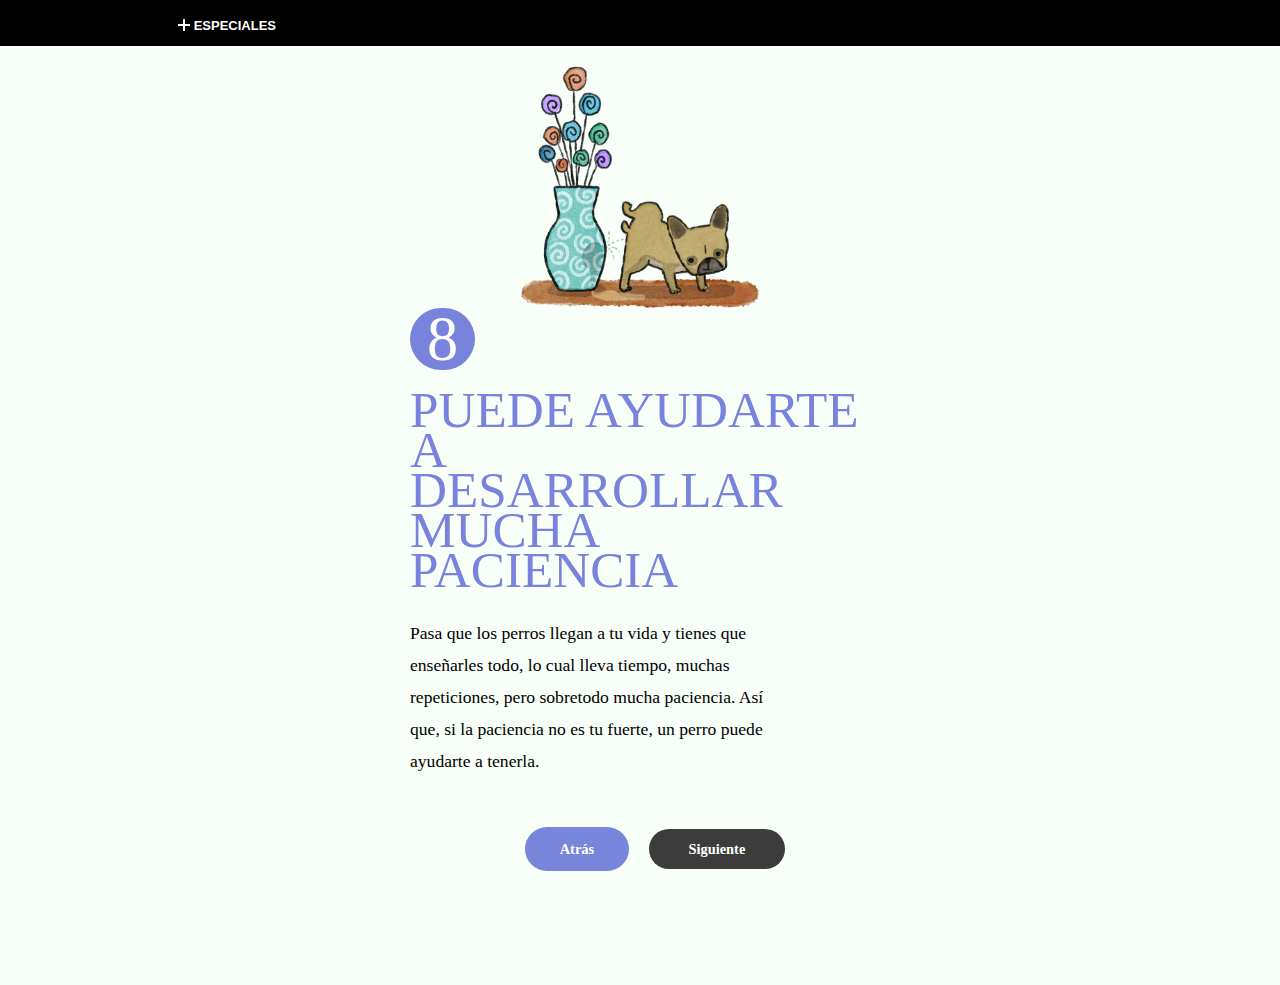
<file: 8-nndd/index.html>
<!DOCTYPE html>
<html lang="es">
<head>

<meta charset="utf-8"/>
<meta content="IE=edge" http-equiv="X-UA-Compatible"/>
<meta content="width=device-width, initial-scale=1.0" name="viewport"/>
<title>10 razones para sí tener un perro en tu vida | El Comercio</title>
<meta content="10 razones para sí tener un perro en tu vida. Si luego de evaluarlo decidiste tener un perro, te contamos qué beneficios tienen. Lee esta guía en nuestro especial de elcomercio.pe" name="description"/>
<!--favicon-->
<link href="../img/favicon.png" rel="shortcut icon" type="image/png"/>
<link href="../img/favicon.png" rel="icon" type="image/png"/>
<!--estilos -->
<link href="../css/style.css?sol" rel="stylesheet"/>
<link href="../css/chancar.css?sol" rel="stylesheet"/>
<!-- Open Graph -->
<meta content="website" property="og:type"/>
<meta content="El Comercio" property="og:site_name"/>
<meta content="10 razones para sí tener un perro en tu vida | El Comercio" property="og:title"/>
<meta content="10 razones para sí tener un perro en tu vida. Si luego de evaluarlo decidiste tener un perro, te contamos qué beneficios tienen. Lee esta guía en nuestro especial de elcomercio.pe " property="og:description"/>
<meta content="https://especiales.elcomercio.pe/?q=especiales/10-razones-para-si-tener-un-perro-multimedia-nndd/index.html" property="og:url"/>
<meta content="../img/200x200.jpg" property="og:image"/>
<!-- fin Open Graph -->
<!-- Twitter Card-->
<meta content="summary" name="twitter:card"/>
<meta content="@elcomercio_peru" name="twitter:site"/>
<meta content="10 razones para sí tener un perro en tu vida | El Comercio" name="twitter:title"/>
<meta content="10 razones para sí tener un perro en tu vida. Si luego de evaluarlo decidiste tener un perro, te contamos qué beneficios tienen. Lee esta guía en nuestro especial de elcomercio.pe" name="twitter:description"/>
<meta content="@elcomercio_peru" name="twitter:creator"/>
<meta content="elcomercio.pe" name="twitter:domain"/>
<!-- fin Twitter Card-->
<meta content="perro, mascota, criar, razones, beneficios, vivir, vida, alimentos, cuidados, dueño, veterinario, medicina, presupuesto, ambiente, animal, viajes, paseos " name="keywords"/>
<meta content="perro, mascota, criar, razones, beneficios, vivir, vida, alimentos, cuidados, dueño, veterinario, medicina, presupuesto, ambiente, animal, viajes, paseos " name="news_keywords"/>
<meta content="es" name="language"/>
<meta content="2020-12-19T17:17:12-05:00" name="bi3dPubDate"/>
<meta content="index,follow" name="robots"/>
<meta content="index, follow" name="googlebot"/>
<meta content="Empresa Editora El Comercio S.A." name="organization"/>
<link href="https://plus.google.com/u/0/+elcomerciope/" rel="publisher"/>
<meta content="2020-12-19T17:17:12-05:00" property="article:modified_time"/>
<meta content="10 razones para sí tener un perro en tu vida | El Comercio" property="article:section"/>
<meta content="El Comercio" name="author"/>
<meta content="El Comercio" name="Origen"/>
<meta content="Lima, Peru" name="locality"/>
<meta content="1 day" name="revisit-after"/>
<meta content="EL COMERCIO" property="og:site_name"/>
<link href="https://especiales.elcomercio.pe/?q=especiales/10-razones-para-si-tener-un-perro-multimedia-nndd/index.html" rel="canonical"/>
<!--scripts -->
<script src="../js/jquery-3.4.1.min.js"></script>
<!--<script async="" src="https://securepubads.g.doubleclick.net/tag/js/gpt.js"> </script>
<script src="./js/ads-072020.js"></script>-->
</head>
<body class="bg-verde">
<header>
<div class="header-comercio">
<div class="ctn-header-comercio">
<a class="logo-comercio" href="https://elcomercio.pe/" target="blank"><i class="icon-comercio"></i></a>
<a class="boton-especiales" href="https://especiales.elcomercio.pe/?q=especiales/especiales-el-comercio/index.html" target="blank"><i class="cruz"></i> ESPECIALES</a>
<div id="social">
<ul>
<li>
<a class="facebook" href="javascript: void(0);" id="facebook" onclick="window.open ('https://www.facebook.com/sharer/sharer.php?u=https://especiales.elcomercio.pe/?q=especiales/10-razones-para-si-tener-un-perro-multimedia-nndd/index.html', 'Facebook', 'toolbar=0, status=0, width=550, height=500');" title=""><i class="icon-facebook"></i></a>
</li>
<li class="onlymobile">
<a class="wst" href="https://wa.me?text=https://especiales.elcomercio.pe/?q=especiales/10-razones-para-si-tener-un-perro-multimedia-nndd/index.html"><i class="icon-whatsapp"></i></a>
</li>
<li>
<a class="tw" href="javascript: void(0);" id="twitter" onclick="window.open('https://twitter.com/intent/tweet?original_referer=https://especiales.elcomercio.pe/?q=especiales/10-razones-para-si-tener-un-perro-multimedia-nndd/index.html/&amp;url=https://especiales.elcomercio.pe/?q=especiales/10-razones-para-si-tener-un-perro-multimedia-nndd/index.html&amp;via=elcomercio_peru&amp;text=10 razones para sí tener un perro en tu vida | El Comercio  - El Comercio Perú.', 'Twitter', 'toolbar=0, status=0, width=550, height=500');" title=""><i class="icon-twitter"></i></a>
</li>
</ul>
</div>
<!--social-->
</div>
<!--ctn-header-comercio-->
</div>
<!--header-comercio-->
</header>
<section class="lateral-izq text-center">
<!--/28253241/elcomercio/web/post/especiales/laterall-->
<div id="div-gpt-ad-1595370089491-0">
<script>
                    if (tipoDispositivo == 'desktop')
                    {
                        googletag.cmd.push(function () {
                            googletag.display('div-gpt-ad-1595370089491-0');
                        });
                    }
                </script>
</div>
</section>
<div class="container-2 w-100">
<section class="container-top-2 text-center">
</section>
</div>
<div class="container-home" id="example-wrapper">
<div class="spacer s0" id="trigger2"></div>
<div class="cont-text-body" id="reveal2">
<img class="imagen-ecu" src="../img/8.png"/>
<p class="ball-number">8</p>
<h1 class="my-signo">PUEDE AYUDARTE A<br/>  DESARROLLAR MUCHA<br/>  PACIENCIA<span></span><br/></h1>
<p class="color-black">Pasa que los perros llegan a tu vida y tienes que enseñarles todo, lo cual lleva tiempo, muchas repeticiones, pero sobretodo mucha paciencia. Así que, si la paciencia no es tu fuerte, un perro puede ayudarte a tenerla.</p>
<!-- parche movil-->
<p class="btn-abajo deret">
<a class="btn-anterior" href="../7-nndd/index.html">Atrás</a>
<a class="btn-dorado" href="../9-nndd/index.html">Siguiente</a>
</p>
</div>
</div>
<section class="lateral-der text-center">
<!--/28253241/elcomercio/web/post/especiales/lateralr-->
<div id="div-gpt-ad-1595370138328-0">
<script>
                    if (tipoDispositivo == 'desktop')
                    {
                        googletag.cmd.push(function () {
                            googletag.display('div-gpt-ad-1595370138328-0');
                        });
                    }
                </script>
</div>
</section>
<section class="container-zocalo text-center">
<!--/28253241/elcomercio/web/post/especiales/zocalo-->
<div id="div-gpt-ad-1595462132109-0">
<script>
                    googletag.cmd.push(function () {
                        googletag.display('div-gpt-ad-1595462132109-0');
                    });
                </script>
</div>
</section></body>
</html>
</file>
<file: css/style.css>
* {
    font-style: normal;
    font-weight: normal;
    margin: 0;
    padding: 0;
    -moz-box-sizing: border-box;
    -webkit-box-sizing: border-box;
    box-sizing: border-box;
}

img.img-loguito {
    margin: 0 auto;
    max-width: 200px;
    display: block;
    padding-bottom: 20px !important;
}

a.btn-centrado {
    margin: 0 auto;
    display: table;
    text-align: center;
}

.bg-celeste {
    background-color: #E2F3FF;
 }   
.bg-crema {
    background-color: #FFFCF0;
 }   
.bg-melon {
    background-color: #FFFBF7;
 }   

.bg-verde {
    background-color: #F7FFF8;
 }         

a.btn-dorado2 {
    color: white;
    background-color: #000;
    padding: 0px 24px;
    font-size: 20px;
    display: block;
    line-height: 50px;
    border-radius: 30px;
    margin: 0 auto;
    max-width: 340px;
}

a.btn-morado {
    color: white;
    background-color: #B732D3;
    padding: 10px 22px;
    font-size: 24px;
    display: initial;
    line-height: 100px;
    border-radius: 30px;
    margin-left: 7px;
}

.color-red{
    background-color: #E30D26 !important;
}

h1.portada {
    font-size: 53px;
    line-height: 49px;
    text-align: center;
    margin-bottom: 0px;
    padding-top: 50px;
    vertical-align: middle;
    font-family: guardianegyp-bold;
}

    h1.portada span {
        color: #ac9751;
    }

.txt-bajada {
    max-width: 520px;
    color: white;
    font-size: 1.4rem;
    line-height: 1.7rem;
    margin: auto 3.9rem;
    text-align: center;
    font-family: 'Baloo 2';
    font-weight: 900;
}

    .txt-bajada span {
    max-width: 440px;
    padding-bottom: 30px;
    margin: 0 auto;
    text-align: center;
    font-family: 'guardianegyp-bold';
    }
.color-black { color: black}
.color-white { color: white}
.color-azul { color: #1582B5}

.bg-amarillo { background-color: #FCC716}


.adorno {
    background: url(../img/adorno.svg) no-repeat center center;
    height: 200px;
}
img.tabla {
    width: 100%;
}
img.bolita {
    max-width: 80px;
    padding-left: 20px;
}
@font-face {
        font-family: 'icomoon';
        src:  url('https://d1ts5g4ys243sh.cloudfront.net/proyectos_especiales_general/depor/prod/elecciones-2020-lista-candidatos-partidos-politicos-congreso-tu-decides-ecvisual-ecpm/fonts/icomoon.eot?k0g6bz');
        src:  url('https://d1ts5g4ys243sh.cloudfront.net/proyectos_especiales_general/depor/prod/elecciones-2020-lista-candidatos-partidos-politicos-congreso-tu-decides-ecvisual-ecpm/fonts/icomoon.eot?k0g6bz#iefix') format('embedded-opentype'),
url('https://d1ts5g4ys243sh.cloudfront.net/proyectos_especiales_general/depor/prod/elecciones-2020-lista-candidatos-partidos-politicos-congreso-tu-decides-ecvisual-ecpm/fonts/icomoon.ttf?k0g6bz') format('truetype'),
url('https://d1ts5g4ys243sh.cloudfront.net/proyectos_especiales_general/depor/prod/elecciones-2020-lista-candidatos-partidos-politicos-congreso-tu-decides-ecvisual-ecpm/fonts/icomoon.woff?k0g6bz') format('woff'),
url('https://d1ts5g4ys243sh.cloudfront.net/proyectos_especiales_general/depor/prod/elecciones-2020-lista-candidatos-partidos-politicos-congreso-tu-decides-ecvisual-ecpm/fonts/icomoon.svg?k0g6bz#icomoon') format('svg');
        font-weight: normal;
        font-style: normal;
        font-display: block;
    }
  [class^="icon-"], [class*=" icon-"] {
    /* use !important to prevent issues with browser extensions that change fonts */
    font-family: 'icomoon' !important;
    speak: none;
    font-style: normal;
    font-weight: normal;
    font-variant: normal;
    text-transform: none;
    line-height: 1;
  
    /* Better Font Rendering =========== */
    -webkit-font-smoothing: antialiased;
    -moz-osx-font-smoothing: grayscale;
  }
  
  .icon-comercio:before {
    content: "\e902";
  }
  .icon-facebook:before {
    content: "\ea90";
  }
  .icon-whatsapp:before {
    content: "\ea93";
  }
  .icon-twitter:before {
    content: "\ea96";
  }
.deret {
    margin-left: 20px !important ;
}

html, body{
    margin: 0;
    padding: 0;
    box-sizing: content-box;
    position: relative;
}

body.bg-blanco {
    margin: 0 auto;
    background: url(https://d1ts5g4ys243sh.cloudfront.net/proyectos_especiales_prod/especiales/10-razones-para-no-tener-un-perro-multimedia-nndd/img/fondo.jpg) repeat-x;
    background-size: inherit;
    background-color: white;
}

h3.my-signo {
    color: #860101;
    font-family: 'Baloo 2';
    font-weight: bold;
    line-height: 1rem;
    font-size: 1.2rem;
    margin-top: 0px;
}
img.img-feli {
    width: 100%;
    padding-top: 10px;
}
.imagen-ecu {
    width: 100%;
    padding-top: 10px;
    max-width: 320px;
    margin: 0 auto;
    display: block;
}
.imagen-hue {
    width: 100%;
    max-width: 50px;
    margin: 50px auto;
    display: block;
}
p.btn-abajo {
    padding: 20px 0px 120px 0px  !important;
    margin: 0 auto;
    display: block;
    text-align: center;
}

h1, h2, h3{
    font-weight: normal;
}

ul, ul li{
    list-style: none;
    margin: 0;
    padding: 0;
}
a{
    text-decoration: none;
    cursor: pointer;
    outline: none;
}
header{
    position: fixed;
    height: 46px;
    width: 100%;
    background: #000;
    top: 0;
    z-index: 99;
    display: table;
}

/*iframe {
    margin: 0px auto;
    width: 100%;
    max-width: 650px;
    text-align: center;
    display: block;
}*/

    .saltar{
        -webkit-animation-name: AnimInfinita2;
        -webkit-animation-duration: 1s;
        -webkit-animation-iteration-count:infinite;   
        /*-webkit-animation-direction:alternate;*/
        -webkit-animation-timing-function:linear;
        -webkit-animation-delay:1s;
        animation-name: AnimInfinita2;
        animation-duration: 1s;
        animation-iteration-count:infinite; 
        /*animation-direction:alternate;*/
        animation-timing-function:linear;
        animation-delay:1s;
        margin-top: 100px;
    }
    
    @-webkit-keyframes AnimInfinita2{
        0%{
            transform:translateY(0px);
        }
        50%{
            transform:translateY(-25px);
        }
        100%{
            transform:translateY(0px);
        }
    }

.header-comercio {
    background: #000;
    display: table-cell;
    vertical-align: middle;
    width: 100%;
}
.color-amarillo {
    color: #e1b70e;
}
.color-rojo {
    color: #de0c1f;
}

.ctn-header-comercio {
    margin: 0 auto;
    max-width: 990px;
    text-align: left;
    vertical-align: middle;
    position: relative;
    padding: 6px 10px;
}
.ctn-header-comercio a {
    display: inline-block;
    color: #FFF;
}
.ctn-header-comercio .logo-comercio i {
    font-size: 18px;
}
.header-barra-2 {
    height: 20px;
    background-color: #fff;
    display: inline-block;
    vertical-align: middle;
    margin-top: -17px;
    width: 1px;
}
.cruz {
    display: inline-block;
    width: 12px;
    position: relative;
    height: 12px;
    top: 1px;
}
.cruz:before, .cruz:after {
    content: "";
    position: absolute;
    z-index: 1;
    background: white;
}
.cruz:before {
    left: 50%;
    width: 2px;
    margin-left: -1px;
    height: 100%;
}
.cruz:after {
    top: 50%;
    height: 2px;
    margin-top: -1px;
    width: 100%;
}
#social {
    float: right;
    vertical-align: middle;
    position: absolute;
    right: 0;
    top: 0;
    display: table;
    height: 100%;
}
#social ul {
    vertical-align: middle;
    display: table-cell;
}

#social ul li {
    display: inline-block;
    vertical-align: middle;
    margin-right: 9px;
}
.ctn-header-comercio a {
    display: inline-block;
    color: #FFF;
}
#social ul li a i {
    font-size: 18px;
}
.onlymobile{
    display: none !important;
}

.cont-bloque-peru{
    width: 100%;
    height: 60px;
    position: relative;
    max-width: 800px;
    margin: 0 auto;
    display: grid;
    max-width: 390px;
}

video.portadas {
    position: absolute;
    top: 0;
    width: 100%;
    max-width: 560px;
    height: auto;
    z-index: -10;
    visibility: visible;
}

.portada{
    margin: 0 auto;
    display: block;
    width: 100%;
    max-width: 360px;
}

.container2{
    width: 100%;
    max-width: 1000px;
    margin: 0 auto;
    position: relative;
    top: -430px;
    height: 200px;
}
.container-marcas, .container-home {
    width: 100%;
    max-width: 500px;
    margin: 0 auto 400px auto;
}
.container-home {
    width: 100%;
    max-width: 500px;
    margin: 0 auto;
    position: relative;
    height: 720px;
}
.cont-text-box{
    z-index: 1;
    position: relative;
    text-align: center;
}
.cont-boxes{
    margin: 0 auto;
    margin-top: 100px;
    width: 900px;
}

.cont-boxes .box{
    width: 185px;
    height: 218px;
    position: relative;
    float: left;
    margin-left: 20px;
    margin-right: 20px;
    margin-bottom: 60px;
}

.bg-box1{
    background-color: #eaebe5;
}

.bg-box2{
    background-color: #f3f5e7;
}

.cont-boxes .box img{
    position: absolute;
    left: 10%;
    bottom: 140px;
    width: 150px;
}
.cont-text-box h3{
    text-transform: uppercase;
    font-family: 'chronicletextbold';
    font-size: 22px;
    padding-top: 85px;
    padding-bottom: 10px;
    position: relative;
}
.cont-text-box h3::before{
    content: '';
    display: block;
    width: 40px;
    right: 42%;
    margin-left: -60px;
    height: 1px;
    background-color: #000;
    position: absolute;
    bottom: 0;
}
.cont-text-box p{
    font-family: 'guardianegyp-bold';
    font-size: 17px;
    line-height: 22px;
    padding: 10px 20px 29px 20px;
}
.cont-text-box .leerarticulo{
    color: #000000;
    background-color: #ffffff;
    font-family: 'guardianegyp-medium';
    font-size: 11px;
    padding: 4px 20px 5px 20px;
    border-radius: 20px;
    border: 1px solid black;
    cursor: pointer;
}

.cont-img-legenda{
    padding-bottom: 40px;
    /*width: calc(100% - 40px);*/
    width: calc(100% - 0px);
    margin: 0 auto;
}

.cont-img-legenda img{
    width: 100%;
}
.cont-img-legenda span{
    /*display: block;
    font-size: 16px;
    line-height: 38px;*/
    font-family: 'guardianegyp-medium';
}
.cont-title-body {
    /* text-align: center; */
    width: 100%;
    /* max-width: 828px; */
    margin: 0 auto;
    padding-top: 0px;
    padding-bottom: 0px;
}

.cont-title-body h1.redaccion{
    font-size: 17px;
    line-height: 57px;
    text-align: left;
    font-family: 'guardianegyp-bold';
    margin-bottom: 0px;
}

.img-movil{
    display: block !important;
    max-width: 80%;
    margin: 0 auto;
} 

.irinicio{
    color: #000;
    background-color: #fff;
    border: 1px solid black;
    font-family: 'notoserif-medium';
    font-size: 14px;
    padding: 0 20px;
    padding: 4px 26px 5px 26px;
    cursor: pointer;
    border-radius: 20px;
    text-transform: uppercase;
    float: left;
    margin-bottom: 100px;
}
}


@media only screen and (min-width: 940px) {
    .img-movil {
        display: none !important;
    }
}

@media only screen and (min-width: 640px) {
        
    .solomovil {
        display: none !important;
    }
    
    
}

@media only screen and (max-width: 940px) {
    .cont-boxes{
        width: 600px;
    }
}

@media only screen and (max-width: 768px) 
{    
    .cont-bloque-peru p {
        font-family: 'guardianegyp-bold';
        font-size: 17px;
        line-height: 25px;
        padding: 20px;
    }
    
    .irinicio {
    float: inherit;
    font-size: 22px;
    display: inline-block;
    margin-bottom: 130px;
    }
    .onlymobile{
        display: inline-block !important;
    }
    .cont-title-video h1{
        font-size: 52px;
        line-height: 45px;
    }
    .cont-title-video h2{
        font-size: 20px;
        line-height: 45px;
    }
    .cont-title-video h2::before {
        content: '';
        display: block;
        width: 50px;
        right: 45%;
        margin-left: 0px;
        height: 1px;
        background-color: #dbdbdb;
        position: absolute;
        bottom: 735px;
    }
    .ctn-header-comercio a {
        font-size: 12px;
    }
    .cont-title-video h1::before {
    bottom: -20px;
    }
}
@media only screen and (max-width: 640px) {
}

/*Banners de publicidad*/
.container{
    position: fixed;
    overflow: auto;
    max-width: 640px;
    width: 100%;
    height: calc(100vh);
    transform: translate(-50%, 0);
    left: 50%;
}
/*.container-2 { //no moverr
    position: absolute;
    overflow: auto;
    max-width: 640px;
    width: 100%;
    padding: 46px 0 0 0;
    height: calc(100vh);
    transform: translate(-50%, 0);
    left: 50%;
}*/
.container-2{
    position: relative;
    max-width: 980px;
    padding: 45px 0 0 0;
    height: calc(100vh);
    transform: translate(-50%, 0);
    left: 50%;
    height: auto;
}
.w-100 {
    width: 100%!important;
}
.container-top{
    margin: 5px 0;
}
.container-top-2{
    margin: 0 auto;
    text-align: center;
}
.container-caja3{
    display: none;
}
.lateral-izq{
    display: inline-block;
    padding: 20px 0;
    width: 12%;
    /*flex: 160px 1;*/
    -webkit-box-flex: 0;
    -ms-flex-positive: 0;
    flex-grow: 0;
    -ms-flex-negative: 0;
    flex-shrink: 0;
    height: 620px;
    position: -webkit-sticky;
    position: fixed;
    top: 30px;
    left: 0;
}
.lateral-der{
    display: inline-block;
    padding: 20px 0;
    width: 12%;
    /* flex: 160px 1; */
    -webkit-box-flex: 0;
    -ms-flex-positive: 0;
    flex-grow: 0;
    -ms-flex-negative: 0;
    flex-shrink: 0;
    height: 620px;
    position: -webkit-sticky;
    position: fixed;
    top: 30px;
    right: 0;
}
.container-zocalo {
    max-width: 728px;
    height: auto;
    z-index: 2147483646;
    position: fixed;
    margin: 20px auto 0 auto;
    bottom: 0;
    left: 0;
    right: 0;
    box-sizing: border-box;
    text-align: center;
}
.clear{
    clear: both;
}
.logo-partido{
    background: #FFF;
}
.cuadrado{
    width: 70px;
    height: 70px;
}
@media only screen and (max-width: 1120px)
{
  .lateral-izq, .lateral-der{
      display: none;
  }
}
@media only screen and (max-device-width: 768px)
{
    video.portadas {
    position: absolute;
    top: 150px;
    left: 0;
    max-width: 410px;
    }
    
    .container{
        overflow:scroll;
        -webkit-overflow-scrolling:touch;
    }
    .container-caja3{
        display: block;
        margin: 10px auto;
    }    
    .cuadrado{
        width: 50px;
        height: 50px;
    }
}
/* FIN Banners de publicidad*/
</file>
<file: css/chancar.css>
.boton-especiales {
    text-decoration: none;
    position: absolute;
    display: inline-block;
    text-indent: 0 !important;
    margin: 0 0 0 9px;
    color: #fff;
    font: 700 13px/13px Arial;
    padding-top: 4px;
}
.icon-comercio:before {
    content: "\e902";
}
.bg-inicio {
    background: url(../img/01.jpg) no-repeat;
    background-size: 40%;
    background-position: center center;
    background-color: #040403;
}


/*body.bg-rojo {
    background: url(../img/bg.jpg) no-repeat;
    background-position: center center;
    background-size: cover;
    background-color: #000926;
}*/
@font-face {
	font-family: "alexanderdisplay";
	src: url('https://d1ts5g4ys243sh.cloudfront.net/proyectos_especiales_prod/especiales/elementos-comunes-2/fonts/AlexanderDisplay.woff') format('woff'),
url('https://d1ts5g4ys243sh.cloudfront.net/proyectos_especiales_prod/especiales/elementos-comunes-2/fonts/AlexanderDisplay.woff2') format('woff2');	
}

@font-face {
	font-family: "poppinsregular";
	src: url('https://d1ts5g4ys243sh.cloudfront.net/proyectos_especiales_prod/especiales/elementos-comunes-2/fonts/Poppins-Regular.woff') format('woff'),
url('https://d1ts5g4ys243sh.cloudfront.net/proyectos_especiales_prod/especiales/elementos-comunes-2/fonts/Poppins-Regular.woff2') format('woff2');	
}
@font-face {
	font-family: "poppinsbold";
	src: url('https://d1ts5g4ys243sh.cloudfront.net/proyectos_especiales_prod/especiales/elementos-comunes-2/fonts/Poppins-Bold.woff') format('woff'),
url('https://d1ts5g4ys243sh.cloudfront.net/proyectos_especiales_prod/especiales/elementos-comunes-2/fonts/Poppins-Bold.woff2') format('woff2');	
}
@font-face {
	font-family: "pancrack";
	src: url('https://d1ts5g4ys243sh.cloudfront.net/proyectos_especiales_prod/especiales/elementos-comunes-2/fonts/Pancrack.woff') format('woff'),
url('https://d1ts5g4ys243sh.cloudfront.net/proyectos_especiales_prod/especiales/elementos-comunes-2/fonts/Pancrack.woff2') format('woff2');	
}

@font-face {
    font-family: 'helvetica-regular';
    font-weight: normal;
    src: url('https://d1ts5g4ys243sh.cloudfront.net/proyectos_especiales_prod/especiales/elementos-comunes/fonts/Helvetica-regular.woff') format("truetype"),
 url('https://d1ts5g4ys243sh.cloudfront.net/proyectos_especiales_prod/especiales/elementos-comunes-2/fonts/Helvetica-regular.woff2') format('woff2');
}

.cont-title-body h1 {
    font-size: 1.7rem;
    max-width: 410px;
    line-height: 2.9rem;
    padding: 0px;
    text-transform: uppercase;
    text-align: center;
    font-family: 'DrukWide-Bold';
    margin: auto 0;
    color: white;
    margin: 0 auto;
}
.cont-title-body h1 span {
    color: #FCC716;
    font-size: 3.9rem;
    line-height: 2.9rem;
    font-family: 'OswaldStencil-Bold';
}
.cont-title-body h1 span.tercero {
    font-size: 2.8rem;
    line-height: 2.0rem;
    color: #1d83b3;
}
.cont-title-body h2 {
    font-size: 1.0rem;
    line-height: 1.2rem;
    font-family: 'poppinsregular';
    color: #393939;
    text-align: center;
    max-width: 290px;
    margin: 0 auto;
}

p.peque {
    font-size: 0.8rem;
    line-height: 1.2rem;
    font-family: 'poppinsregular';
    color: #393939;
    text-align: center;
    padding: 0px;
    margin: 0px auto;
    width: 100%;
}
    .cont-title-body h2 span{
    font-family: 'poppinsbold';
    }


h1.my-signo-yellow {
    color: #FCC716;
    font-family: 'OswaldStencil-Bold';
    line-height: 2.9rem;
    margin: 0px;
    font-size: 2.5rem;
    padding: 20px;
}
h1.my-signo {
    font-family: 'alexanderdisplay';
    line-height: 2.5rem;
    margin: 0px;
    font-size: 3.2rem;
    padding: 20px;
    color: #7783dc;
}
h1.my-signo span{
    color: #393939;
}
p.ball-number {
    font-size: 3.9rem;
    font-family: 'alexanderdisplay';
    color: #fffffe;
    background-color: #7883dc;
    border-radius: 50px;
    max-width: 65px;
    padding: 15px;
    text-align: center;
    margin-left: 20px;
}
p.ball-number-white {
    font-size: 2.7rem;
    font-family: 'OswaldStencil-Bold';
    color: black;
    background-color: white;
    border-radius: 50px;
    max-width: 65px;
    padding: 15px;
    text-align: center;
    margin-left: 20px;
}
h2.my-signo {
    color: #0B2065;
    padding: 0px 20px;
    font-family: 'bentonsansregular';
    line-height: 2.3rem;
    font-weight: bold;
    max-width: 240px;
    font-size: 1.4rem;
}
p.my-signo {
    color: #0B2065;
    line-height: 2rem;
    font-size: 1.2rem;
    margin-top: 4px;
    padding: 0px 20px;
    font-family: 'bentonsansregular';
}

p.my-signo img {
    width: 40px;
    vertical-align: middle;
    padding-right: 10px;
}
.margen {
    margin: 10px 10px 10px 0px;
    padding-top: 10px !important;
}
p.my-total {
    color: #0B2065;
    font-weight: bold;
    line-height: 1rem;
    font-size: 1.2rem;
    margin-top: 0px;
    padding: 12px 20px;
    font-family: 'bentonsansbold';
}
p {
    line-height: 2rem;
    font-size: 1.1rem;
    margin-top: 0px;
    padding: 7px 120px 35px 20px;
    font-family: 'poppinsregular';
}
p.text-final {
    line-height: 2rem;
    font-size: 1.1rem;
    margin-top: 0px;
    padding: 0px 100px 50px 100px;
    font-family: 'poppinsregular';
    text-align: center;
}
p span {
    color: #7883dc;
}
p span.text-black {
    font-weight: bold;
    font-family: inherit;
    color: inherit;
}
img.table {
    width: 100%;
    padding: 0px 100px 0px 20px;
}
p.negro {
    font-family: 'bentonsansbold';
}
video {
    width: 100%;
    margin: 15px auto;
    border-bottom: 3px solid white;
    border-top: 3px solid white;
}
hr {
    padding: 0;
    margin: 0px 20px;
    border-top: 1px solid #0a2065;
}
a.btn-anterior {
    color: white;
    font-family: 'poppinsbold';
    background-color: #7882dc;
    padding: 12px 40px;
    font-size: 0.9rem;
    border-radius: 30px;
    margin: 0px 0px 0px 20px;
    font-weight: 900;
}
a.btn-dorado {
    color: white;
    font-weight: 900;
    font-family: 'poppinsbold';
    background-color: #3c3c3c;
    padding: 12px 40px;
    font-size: 0.9rem;
    border-radius: 30px;
    margin: 0px 0px 0px 15px;
}
a.btn-especiales {
    color: #fff;
    font-family: 'helvetica-regular';
    background-color: black;
    padding: 9px 20px;
    font-size: 0.9rem;
    border-radius: 30px;
    margin: 0px 0px 0px 10px;
    font-weight: 900;
}
a.btn-anterior {
    color: #fff;
    font-family: 'poppinsbold';
    background-color: #7785DA;
    padding: 14px 35px;
    font-size: 0.9rem;
    border-radius: 30px;
    margin: 0px 0px 0px 10px;
}
a.btn-empezar {
    color: white;
    font-family: 'helvetica-regular';
    background-color: #7384e0;
    padding: 9px 22px;
    font-weight: bold;
    font-size: 0.9rem;
    border-radius: 20px;
    margin: 0px auto 90px auto !important;
}

@media only screen and (max-width: 380px) {
    body.bg-rojo {
        background-position: top center;
        background-size: 385%;
    }
}

@media only screen and (max-width: 640px) {
    p {
        padding: 7px 20px;
    }
    img.table {
    padding: 0px 20px;
    }   
    .bg-inicio {
    background-size: 190%;
    background-position: bottom center;
    }   
    
}
</file>
